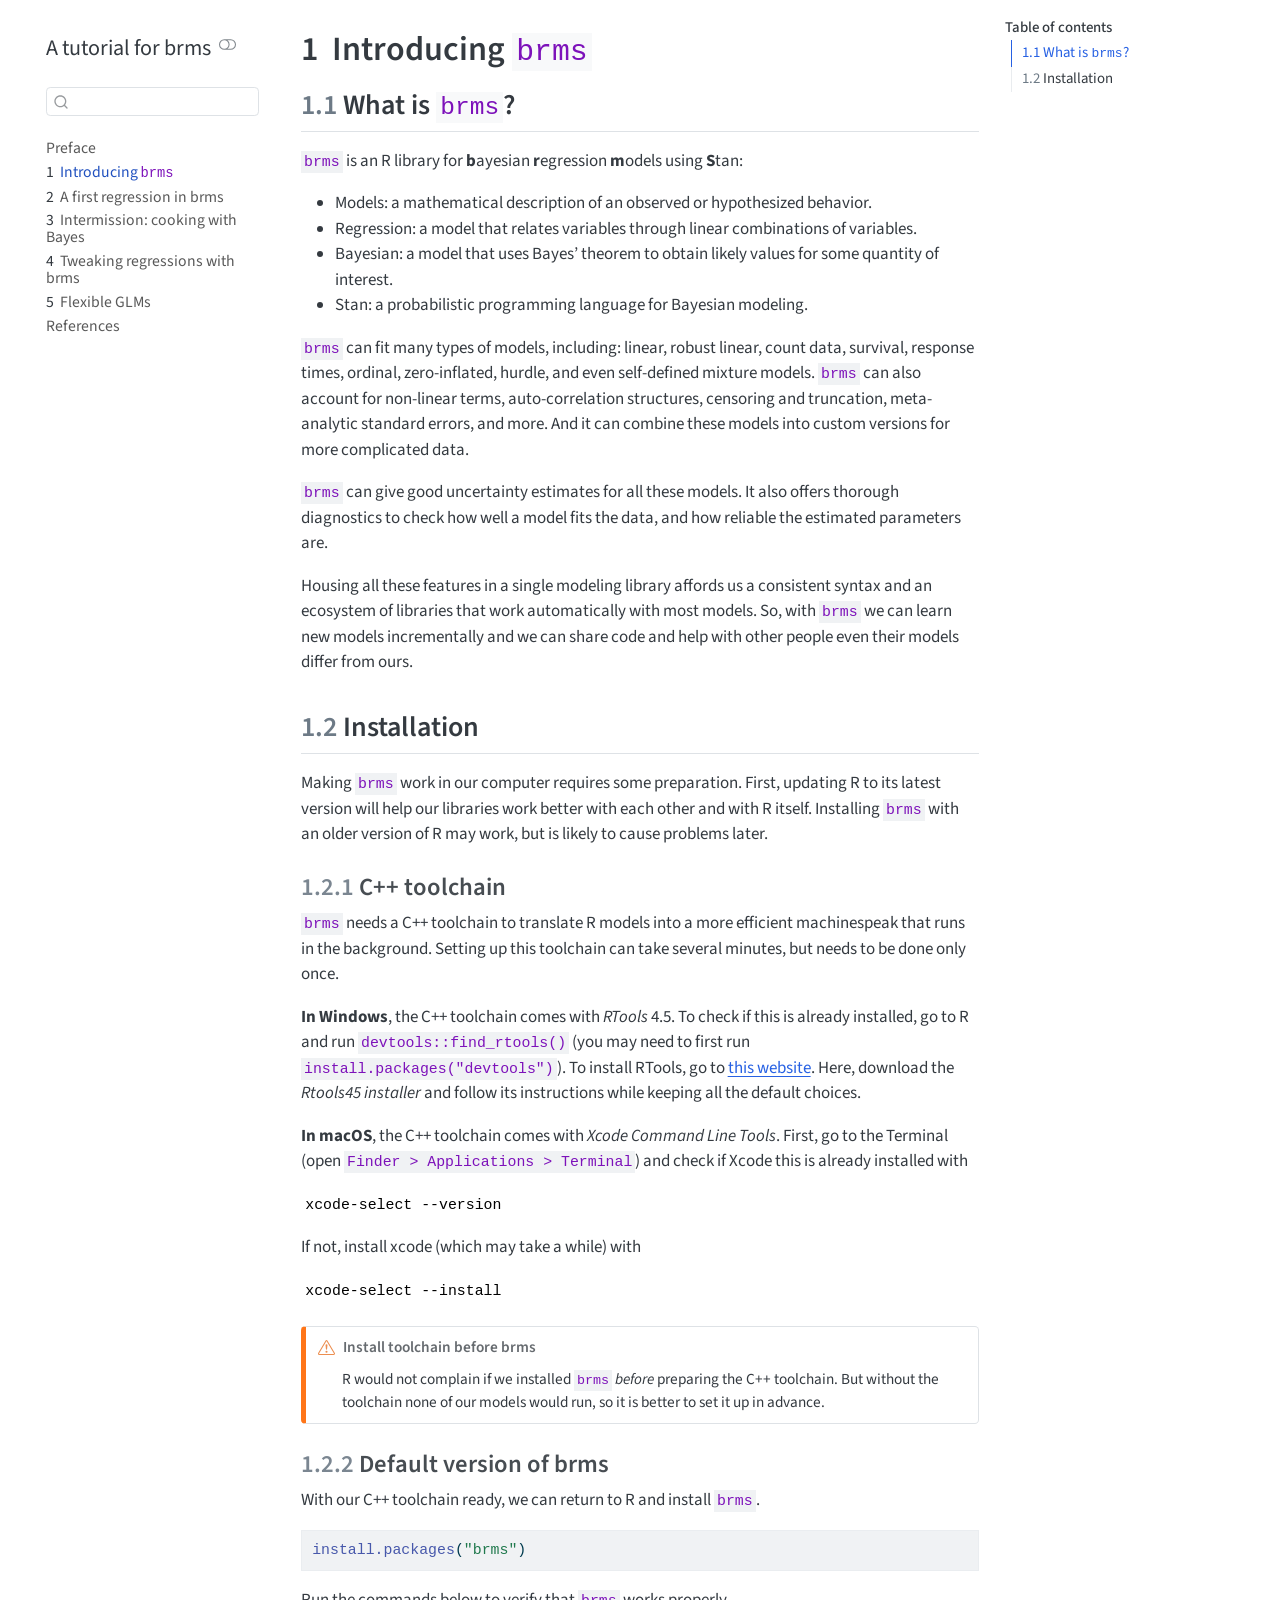
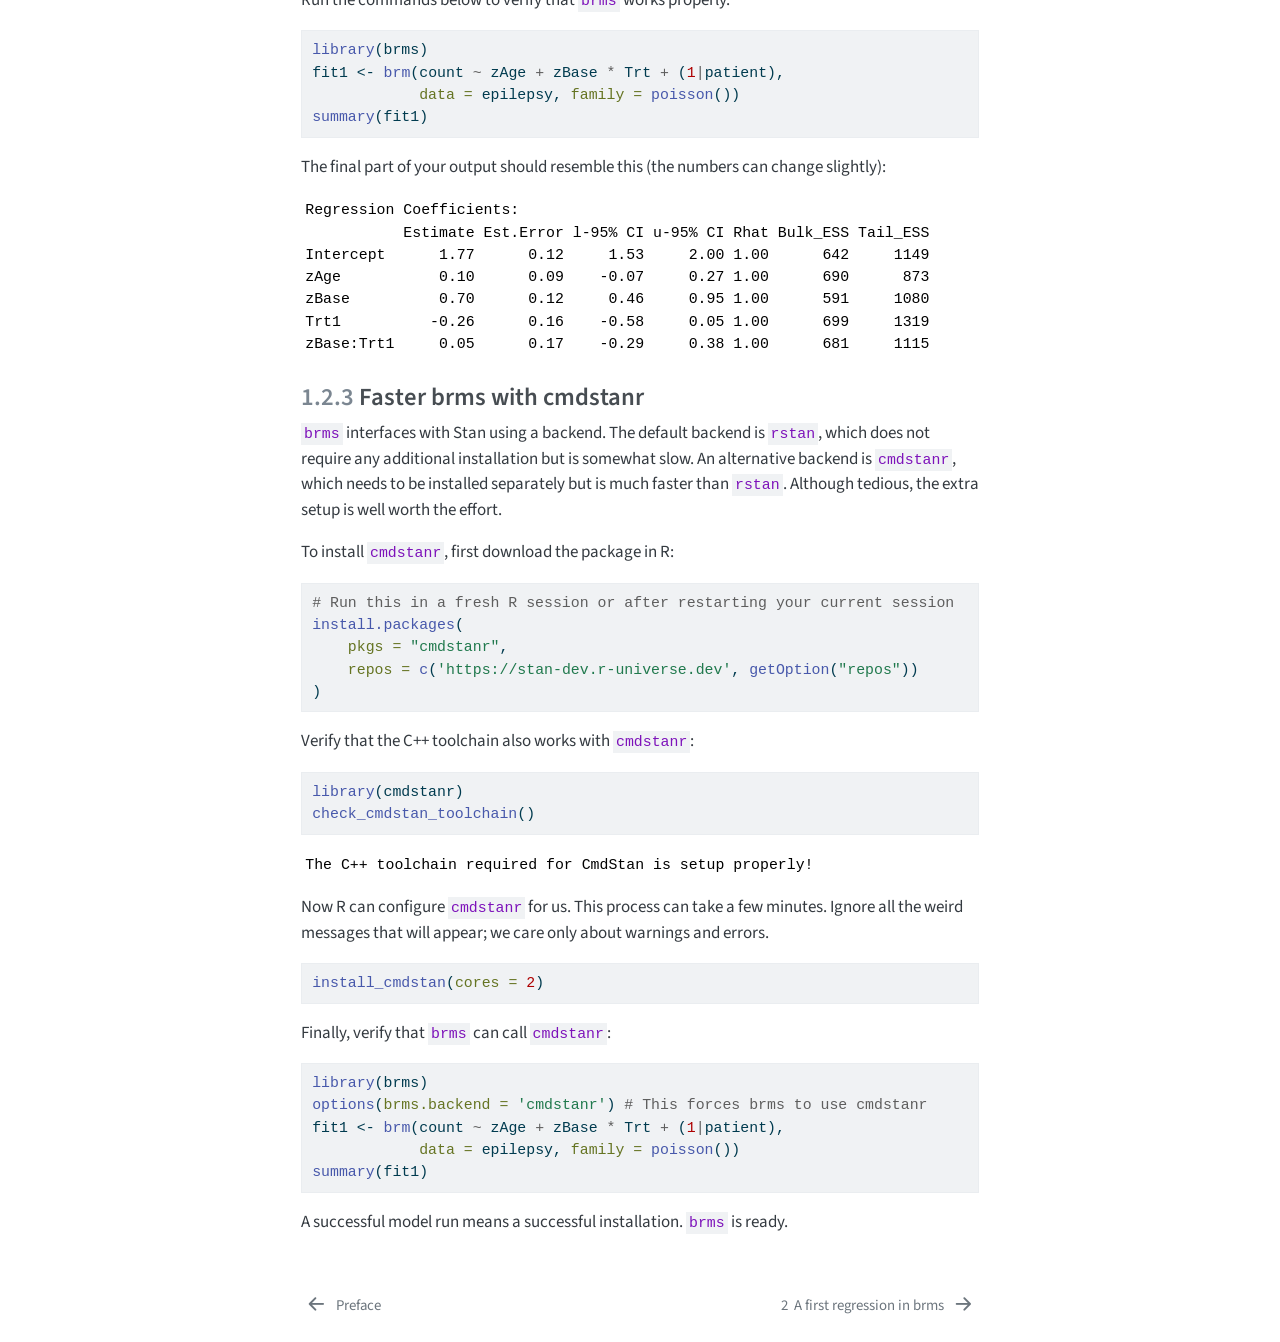
<file: docs/getting-started.html>
<!DOCTYPE html>
<html xmlns="http://www.w3.org/1999/xhtml" lang="en" xml:lang="en"><head>

<meta charset="utf-8">
<meta name="generator" content="quarto-1.9.38">

<meta name="viewport" content="width=device-width, initial-scale=1.0, user-scalable=yes">


<title>1&nbsp; Introducing brms – A tutorial for brms</title>
<style>
/* Default styles provided by pandoc.
** See https://pandoc.org/MANUAL.html#variables-for-html for config info.
*/
code{white-space: pre-wrap;}
span.smallcaps{font-variant: small-caps;}
div.columns{display: flex; gap: min(4vw, 1.5em);}
div.column{flex: auto; overflow-x: auto;}
div.hanging-indent{margin-left: 1.5em; text-indent: -1.5em;}
ul.task-list{list-style: none;}
ul.task-list li input[type="checkbox"] {
  width: 0.8em;
  margin: 0 0.8em 0.2em -1em; /* quarto-specific, see https://github.com/quarto-dev/quarto-cli/issues/4556 */ 
  vertical-align: middle;
}
/* CSS for syntax highlighting */
html { -webkit-text-size-adjust: 100%; }
pre > code.sourceCode { white-space: pre; position: relative; }
pre > code.sourceCode > span { display: inline-block; line-height: 1.25; }
pre > code.sourceCode > span:empty { height: 1.2em; }
.sourceCode { overflow: visible; }
code.sourceCode > span { color: inherit; text-decoration: inherit; }
div.sourceCode { margin: 1em 0; }
pre.sourceCode { margin: 0; }
@media screen {
div.sourceCode { overflow: auto; }
}
@media print {
pre > code.sourceCode { white-space: pre-wrap; }
pre > code.sourceCode > span { text-indent: -5em; padding-left: 5em; }
}
pre.numberSource code
  { counter-reset: source-line 0; }
pre.numberSource code > span
  { position: relative; left: -4em; counter-increment: source-line; }
pre.numberSource code > span > a:first-child::before
  { content: counter(source-line);
    position: relative; left: -1em; text-align: right; vertical-align: baseline;
    border: none; display: inline-block;
    -webkit-touch-callout: none; -webkit-user-select: none;
    -khtml-user-select: none; -moz-user-select: none;
    -ms-user-select: none; user-select: none;
    padding: 0 4px; width: 4em;
  }
pre.numberSource { margin-left: 3em;  padding-left: 4px; }
div.sourceCode
  {   }
@media screen {
pre > code.sourceCode > span > a:first-child::before { text-decoration: underline; }
}
</style>


<script src="site_libs/quarto-nav/quarto-nav.js"></script>
<script src="site_libs/quarto-nav/headroom.min.js"></script>
<script src="site_libs/clipboard/clipboard.min.js"></script>
<script src="site_libs/quarto-search/autocomplete.umd.js"></script>
<script src="site_libs/quarto-search/fuse.min.js"></script>
<script src="site_libs/quarto-search/quarto-search.js"></script>
<meta name="quarto:offset" content="./">
<link href="./lin-reg-brms.html" rel="next">
<link href="./index.html" rel="prev">
<script src="site_libs/quarto-html/quarto.js" type="module"></script>
<script src="site_libs/quarto-html/tabsets/tabsets.js" type="module"></script>
<script src="site_libs/quarto-html/popper.min.js"></script>
<script src="site_libs/quarto-html/tippy.umd.min.js"></script>
<script src="site_libs/quarto-html/anchor.min.js"></script>
<link href="site_libs/quarto-html/tippy.css" rel="stylesheet">
<link href="site_libs/quarto-html/quarto-syntax-highlighting-15634bcf2e68342d4ad2dfa704d543f6.css" rel="stylesheet" class="quarto-color-scheme" id="quarto-text-highlighting-styles">
<link href="site_libs/quarto-html/quarto-syntax-highlighting-dark-0a6b7249c26820e032cb0bd839ff02b1.css" rel="stylesheet" class="quarto-color-scheme quarto-color-alternate" id="quarto-text-highlighting-styles">
<link href="site_libs/quarto-html/quarto-syntax-highlighting-15634bcf2e68342d4ad2dfa704d543f6.css" rel="stylesheet" class="quarto-color-scheme-extra" id="quarto-text-highlighting-styles">
<script src="site_libs/bootstrap/bootstrap.min.js"></script>
<link href="site_libs/bootstrap/bootstrap-icons.css" rel="stylesheet">
<link href="site_libs/bootstrap/bootstrap-9e3e5b9121e68b3f077afb32f2c64d95.min.css" rel="stylesheet" append-hash="true" class="quarto-color-scheme" id="quarto-bootstrap" data-mode="light">
<link href="site_libs/bootstrap/bootstrap-dark-456160a201148822cb32db6652eaf6f5.min.css" rel="stylesheet" append-hash="true" class="quarto-color-scheme quarto-color-alternate" id="quarto-bootstrap" data-mode="dark">
<link href="site_libs/bootstrap/bootstrap-9e3e5b9121e68b3f077afb32f2c64d95.min.css" rel="stylesheet" append-hash="true" class="quarto-color-scheme-extra" id="quarto-bootstrap" data-mode="light">
<script id="quarto-search-options" type="application/json">{
  "location": "sidebar",
  "copy-button": false,
  "collapse-after": 3,
  "panel-placement": "start",
  "type": "textbox",
  "limit": 50,
  "keyboard-shortcut": [
    "f",
    "/",
    "s"
  ],
  "show-item-context": false,
  "language": {
    "search-no-results-text": "No results",
    "search-matching-documents-text": "matching documents",
    "search-copy-link-title": "Copy link to search",
    "search-hide-matches-text": "Hide additional matches",
    "search-more-match-text": "more match in this document",
    "search-more-matches-text": "more matches in this document",
    "search-clear-button-title": "Clear",
    "search-text-placeholder": "",
    "search-detached-cancel-button-title": "Cancel",
    "search-submit-button-title": "Submit",
    "search-label": "Search"
  }
}</script>


</head>

<body class="nav-sidebar floating quarto-light"><script id="quarto-html-before-body" type="application/javascript">
    const toggleBodyColorMode = (bsSheetEl) => {
      const mode = bsSheetEl.getAttribute("data-mode");
      const bodyEl = window.document.querySelector("body");
      if (mode === "dark") {
        bodyEl.classList.add("quarto-dark");
        bodyEl.classList.remove("quarto-light");
      } else {
        bodyEl.classList.add("quarto-light");
        bodyEl.classList.remove("quarto-dark");
      }
    }
    const toggleBodyColorPrimary = () => {
      const bsSheetEl = window.document.querySelector("link#quarto-bootstrap:not([rel=disabled-stylesheet])");
      if (bsSheetEl) {
        toggleBodyColorMode(bsSheetEl);
      }
    }
    const setColorSchemeToggle = (alternate) => {
      const toggles = window.document.querySelectorAll('.quarto-color-scheme-toggle');
      for (let i=0; i < toggles.length; i++) {
        const toggle = toggles[i];
        if (toggle) {
          if (alternate) {
            toggle.classList.add("alternate");
          } else {
            toggle.classList.remove("alternate");
          }
        }
      }
    };
    const toggleColorMode = (alternate) => {
      // Switch the stylesheets
      const primaryStylesheets = window.document.querySelectorAll('link.quarto-color-scheme:not(.quarto-color-alternate)');
      const alternateStylesheets = window.document.querySelectorAll('link.quarto-color-scheme.quarto-color-alternate');
      manageTransitions('#quarto-margin-sidebar .nav-link', false);
      if (alternate) {
        // note: dark is layered on light, we don't disable primary!
        enableStylesheet(alternateStylesheets);
        for (const sheetNode of alternateStylesheets) {
          if (sheetNode.id === "quarto-bootstrap") {
            toggleBodyColorMode(sheetNode);
          }
        }
      } else {
        disableStylesheet(alternateStylesheets);
        enableStylesheet(primaryStylesheets)
        toggleBodyColorPrimary();
      }
      manageTransitions('#quarto-margin-sidebar .nav-link', true);
      // Switch the toggles
      setColorSchemeToggle(alternate)
      // Hack to workaround the fact that safari doesn't
      // properly recolor the scrollbar when toggling (#1455)
      if (navigator.userAgent.indexOf('Safari') > 0 && navigator.userAgent.indexOf('Chrome') == -1) {
        manageTransitions("body", false);
        window.scrollTo(0, 1);
        setTimeout(() => {
          window.scrollTo(0, 0);
          manageTransitions("body", true);
        }, 40);
      }
    }
    const disableStylesheet = (stylesheets) => {
      for (let i=0; i < stylesheets.length; i++) {
        const stylesheet = stylesheets[i];
        stylesheet.rel = 'disabled-stylesheet';
      }
    }
    const enableStylesheet = (stylesheets) => {
      for (let i=0; i < stylesheets.length; i++) {
        const stylesheet = stylesheets[i];
        if(stylesheet.rel !== 'stylesheet') { // for Chrome, which will still FOUC without this check
          stylesheet.rel = 'stylesheet';
        }
      }
    }
    const manageTransitions = (selector, allowTransitions) => {
      const els = window.document.querySelectorAll(selector);
      for (let i=0; i < els.length; i++) {
        const el = els[i];
        if (allowTransitions) {
          el.classList.remove('notransition');
        } else {
          el.classList.add('notransition');
        }
      }
    }
    const isFileUrl = () => {
      return window.location.protocol === 'file:';
    }
    const hasAlternateSentinel = () => {
      let styleSentinel = getColorSchemeSentinel();
      if (styleSentinel !== null) {
        return styleSentinel === "alternate";
      } else {
        return false;
      }
    }
    const setStyleSentinel = (alternate) => {
      const value = alternate ? "alternate" : "default";
      if (!isFileUrl()) {
        window.localStorage.setItem("quarto-color-scheme", value);
      } else {
        localAlternateSentinel = value;
      }
    }
    const getColorSchemeSentinel = () => {
      if (!isFileUrl()) {
        const storageValue = window.localStorage.getItem("quarto-color-scheme");
        return storageValue != null ? storageValue : localAlternateSentinel;
      } else {
        return localAlternateSentinel;
      }
    }
    const toggleGiscusIfUsed = (isAlternate, darkModeDefault) => {
      const baseTheme = document.querySelector('#giscus-base-theme')?.value ?? 'light';
      const alternateTheme = document.querySelector('#giscus-alt-theme')?.value ?? 'dark';
      let newTheme = '';
      if(authorPrefersDark) {
        newTheme = isAlternate ? baseTheme : alternateTheme;
      } else {
        newTheme = isAlternate ? alternateTheme : baseTheme;
      }
      const changeGiscusTheme = () => {
        // From: https://github.com/giscus/giscus/issues/336
        const sendMessage = (message) => {
          const iframe = document.querySelector('iframe.giscus-frame');
          if (!iframe) return;
          iframe.contentWindow.postMessage({ giscus: message }, 'https://giscus.app');
        }
        sendMessage({
          setConfig: {
            theme: newTheme
          }
        });
      }
      const isGiscussLoaded = window.document.querySelector('iframe.giscus-frame') !== null;
      if (isGiscussLoaded) {
        changeGiscusTheme();
      }
    };
    const authorPrefersDark = false;
    const darkModeDefault = authorPrefersDark;
      document.querySelector('link#quarto-text-highlighting-styles.quarto-color-scheme-extra').rel = 'disabled-stylesheet';
      document.querySelector('link#quarto-bootstrap.quarto-color-scheme-extra').rel = 'disabled-stylesheet';
    let localAlternateSentinel = darkModeDefault ? 'alternate' : 'default';
    // Dark / light mode switch
    window.quartoToggleColorScheme = () => {
      // Read the current dark / light value
      let toAlternate = !hasAlternateSentinel();
      toggleColorMode(toAlternate);
      setStyleSentinel(toAlternate);
      toggleGiscusIfUsed(toAlternate, darkModeDefault);
      window.dispatchEvent(new Event('resize'));
    };
    // Switch to dark mode if need be
    if (hasAlternateSentinel()) {
      toggleColorMode(true);
    } else {
      toggleColorMode(false);
    }
  </script>

<div id="quarto-search-results"></div>
  <header id="quarto-header" class="headroom fixed-top">
  <nav class="quarto-secondary-nav">
    <div class="container-fluid d-flex">
      <button type="button" class="quarto-btn-toggle btn" data-bs-toggle="collapse" role="button" data-bs-target=".quarto-sidebar-collapse-item" aria-controls="quarto-sidebar" aria-expanded="false" aria-label="Toggle sidebar navigation" onclick="if (window.quartoToggleHeadroom) { window.quartoToggleHeadroom(); }">
        <i class="bi bi-layout-text-sidebar-reverse"></i>
      </button>
        <nav class="quarto-page-breadcrumbs" aria-label="breadcrumb"><ol class="breadcrumb"><li class="breadcrumb-item"><a href="./getting-started.html"><span class="chapter-number">1</span>&nbsp; <span class="chapter-title">Introducing <code>brms</code></span></a></li></ol></nav>
        <a class="flex-grow-1" role="navigation" data-bs-toggle="collapse" data-bs-target=".quarto-sidebar-collapse-item" aria-controls="quarto-sidebar" aria-expanded="false" aria-label="Toggle sidebar navigation" onclick="if (window.quartoToggleHeadroom) { window.quartoToggleHeadroom(); }">      
        </a>
      <button type="button" class="btn quarto-search-button" aria-label="Search" onclick="window.quartoOpenSearch();">
        <i class="bi bi-search"></i>
      </button>
    </div>
  </nav>
</header>
<!-- content -->
<div id="quarto-content" class="quarto-container page-columns page-rows-contents page-layout-article">
<!-- sidebar -->
  <nav id="quarto-sidebar" class="sidebar collapse collapse-horizontal quarto-sidebar-collapse-item sidebar-navigation floating overflow-auto">
    <div class="pt-lg-2 mt-2 text-left sidebar-header">
    <div class="sidebar-title mb-0 py-0">
      <a href="./">A tutorial for brms</a> 
        <div class="sidebar-tools-main">
  <a href="" class="quarto-color-scheme-toggle quarto-navigation-tool  px-1" onclick="window.quartoToggleColorScheme(); return false;" title="Toggle dark mode"><i class="bi"></i></a>
</div>
    </div>
      </div>
        <div class="mt-2 flex-shrink-0 align-items-center">
        <div class="sidebar-search">
        <div id="quarto-search" class="" title="Search"></div>
        </div>
        </div>
    <div class="sidebar-menu-container"> 
    <ul class="list-unstyled mt-1">
        <li class="sidebar-item">
  <div class="sidebar-item-container"> 
  <a href="./index.html" class="sidebar-item-text sidebar-link">
 <span class="menu-text">Preface</span></a>
  </div>
</li>
        <li class="sidebar-item">
  <div class="sidebar-item-container"> 
  <a href="./getting-started.html" class="sidebar-item-text sidebar-link active">
 <span class="menu-text"><span class="chapter-number">1</span>&nbsp; <span class="chapter-title">Introducing <code>brms</code></span></span></a>
  </div>
</li>
        <li class="sidebar-item">
  <div class="sidebar-item-container"> 
  <a href="./lin-reg-brms.html" class="sidebar-item-text sidebar-link">
 <span class="menu-text"><span class="chapter-number">2</span>&nbsp; <span class="chapter-title">A first regression in brms</span></span></a>
  </div>
</li>
        <li class="sidebar-item">
  <div class="sidebar-item-container"> 
  <a href="./cooking-w-bayes.html" class="sidebar-item-text sidebar-link">
 <span class="menu-text"><span class="chapter-number">3</span>&nbsp; <span class="chapter-title">Intermission: cooking with Bayes</span></span></a>
  </div>
</li>
        <li class="sidebar-item">
  <div class="sidebar-item-container"> 
  <a href="./tweaking-reg.html" class="sidebar-item-text sidebar-link">
 <span class="menu-text"><span class="chapter-number">4</span>&nbsp; <span class="chapter-title">Tweaking regressions with brms</span></span></a>
  </div>
</li>
        <li class="sidebar-item">
  <div class="sidebar-item-container"> 
  <a href="./flex-glms.html" class="sidebar-item-text sidebar-link">
 <span class="menu-text"><span class="chapter-number">5</span>&nbsp; <span class="chapter-title">Flexible GLMs</span></span></a>
  </div>
</li>
        <li class="sidebar-item">
  <div class="sidebar-item-container"> 
  <a href="./references.html" class="sidebar-item-text sidebar-link">
 <span class="menu-text">References</span></a>
  </div>
</li>
    </ul>
    </div>
</nav>
<div id="quarto-sidebar-glass" class="quarto-sidebar-collapse-item" data-bs-toggle="collapse" data-bs-target=".quarto-sidebar-collapse-item"></div>
<!-- margin-sidebar -->
    <div id="quarto-margin-sidebar" class="sidebar margin-sidebar">
        <nav id="TOC" role="doc-toc" class="toc-active">
    <h2 id="toc-title">Table of contents</h2>
   
  <ul>
  <li><a href="#what-is-brms" id="toc-what-is-brms" class="nav-link active" data-scroll-target="#what-is-brms"><span class="header-section-number">1.1</span> What is <code>brms</code>?</a></li>
  <li><a href="#installation" id="toc-installation" class="nav-link" data-scroll-target="#installation"><span class="header-section-number">1.2</span> Installation</a>
  <ul class="collapse">
  <li><a href="#c-toolchain" id="toc-c-toolchain" class="nav-link" data-scroll-target="#c-toolchain"><span class="header-section-number">1.2.1</span> C++ toolchain</a></li>
  <li><a href="#default-version-of-brms" id="toc-default-version-of-brms" class="nav-link" data-scroll-target="#default-version-of-brms"><span class="header-section-number">1.2.2</span> Default version of brms</a></li>
  <li><a href="#faster-brms-with-cmdstanr" id="toc-faster-brms-with-cmdstanr" class="nav-link" data-scroll-target="#faster-brms-with-cmdstanr"><span class="header-section-number">1.2.3</span> Faster brms with cmdstanr</a></li>
  </ul></li>
  </ul>
</nav>
    </div>
<!-- main -->
<main class="content" id="quarto-document-content">


<header id="title-block-header" class="quarto-title-block default">
<div class="quarto-title">
<h1 class="title"><span class="chapter-number">1</span>&nbsp; <span class="chapter-title">Introducing <code>brms</code></span></h1>
</div>



<div class="quarto-title-meta">

    
  
    
  </div>
  


</header>


<section id="what-is-brms" class="level2" data-number="1.1">
<h2 data-number="1.1" class="anchored" data-anchor-id="what-is-brms"><span class="header-section-number">1.1</span> What is <code>brms</code>?</h2>
<p><code>brms</code> is an R library for <strong>b</strong>ayesian <strong>r</strong>egression <strong>m</strong>odels using <strong>S</strong>tan:</p>
<ul>
<li>Models: a mathematical description of an observed or hypothesized behavior.</li>
<li>Regression: a model that relates variables through linear combinations of variables.</li>
<li>Bayesian: a model that uses Bayes’ theorem to obtain likely values for some quantity of interest.</li>
<li>Stan: a probabilistic programming language for Bayesian modeling.</li>
</ul>
<p><code>brms</code> can fit many types of models, including: linear, robust linear, count data, survival, response times, ordinal, zero-inflated, hurdle, and even self-defined mixture models. <code>brms</code> can also account for non-linear terms, auto-correlation structures, censoring and truncation, meta-analytic standard errors, and more. And it can combine these models into custom versions for more complicated data.</p>
<p><code>brms</code> can give good uncertainty estimates for all these models. It also offers thorough diagnostics to check how well a model fits the data, and how reliable the estimated parameters are.</p>
<p>Housing all these features in a single modeling library affords us a consistent syntax and an ecosystem of libraries that work automatically with most models. So, with <code>brms</code> we can learn new models incrementally and we can share code and help with other people even their models differ from ours.</p>
</section>
<section id="installation" class="level2" data-number="1.2">
<h2 data-number="1.2" class="anchored" data-anchor-id="installation"><span class="header-section-number">1.2</span> Installation</h2>
<p>Making <code>brms</code> work in our computer requires some preparation. First, updating R to its latest version will help our libraries work better with each other and with R itself. Installing <code>brms</code> with an older version of R may work, but is likely to cause problems later.</p>
<section id="c-toolchain" class="level3" data-number="1.2.1">
<h3 data-number="1.2.1" class="anchored" data-anchor-id="c-toolchain"><span class="header-section-number">1.2.1</span> C++ toolchain</h3>
<p><code>brms</code> needs a C++ toolchain to translate R models into a more efficient machinespeak that runs in the background. Setting up this toolchain can take several minutes, but needs to be done only once.</p>
<p><strong>In Windows</strong>, the C++ toolchain comes with <em>RTools</em> 4.5. To check if this is already installed, go to R and run <code>devtools::find_rtools()</code> (you may need to first run <code>install.packages("devtools")</code>). To install RTools, go to <a href="https://cran.r-project.org/bin/windows/Rtools/rtools45/rtools.html">this website</a>. Here, download the <em>Rtools45 installer</em> and follow its instructions while keeping all the default choices.</p>
<p><strong>In macOS</strong>, the C++ toolchain comes with <em>Xcode Command Line Tools</em>. First, go to the Terminal (open <code>Finder &gt; Applications &gt; Terminal</code>) and check if Xcode this is already installed with</p>
<pre><code>xcode-select --version</code></pre>
<p>If not, install xcode (which may take a while) with</p>
<pre><code>xcode-select --install</code></pre>
<div class="callout callout-style-simple callout-warning callout-titled">
<div class="callout-header d-flex align-content-center">
<div class="callout-icon-container">
<i class="callout-icon"></i>
</div>
<div class="callout-title-container flex-fill">
<span class="screen-reader-only">Warning</span>Install toolchain before brms
</div>
</div>
<div class="callout-body-container callout-body">
<p>R would not complain if we installed <code>brms</code> <em>before</em> preparing the C++ toolchain. But without the toolchain none of our models would run, so it is better to set it up in advance.</p>
</div>
</div>
</section>
<section id="default-version-of-brms" class="level3" data-number="1.2.2">
<h3 data-number="1.2.2" class="anchored" data-anchor-id="default-version-of-brms"><span class="header-section-number">1.2.2</span> Default version of brms</h3>
<p>With our C++ toolchain ready, we can return to R and install <code>brms</code>.</p>
<div class="cell">
<div class="code-copy-outer-scaffold"><div class="sourceCode cell-code" id="cb3"><pre class="sourceCode r code-with-copy"><code class="sourceCode r"><span id="cb3-1"><a href="#cb3-1" aria-hidden="true" tabindex="-1"></a><span class="fu">install.packages</span>(<span class="st">"brms"</span>)</span></code></pre></div><button title="Copy to Clipboard" class="code-copy-button"><i class="bi"></i></button></div>
</div>
<p>Run the commands below to verify that <code>brms</code> works properly.</p>
<div class="cell">
<div class="code-copy-outer-scaffold"><div class="sourceCode cell-code" id="cb4"><pre class="sourceCode r code-with-copy"><code class="sourceCode r"><span id="cb4-1"><a href="#cb4-1" aria-hidden="true" tabindex="-1"></a><span class="fu">library</span>(brms)</span>
<span id="cb4-2"><a href="#cb4-2" aria-hidden="true" tabindex="-1"></a>fit1 <span class="ot">&lt;-</span> <span class="fu">brm</span>(count <span class="sc">~</span> zAge <span class="sc">+</span> zBase <span class="sc">*</span> Trt <span class="sc">+</span> (<span class="dv">1</span><span class="sc">|</span>patient),</span>
<span id="cb4-3"><a href="#cb4-3" aria-hidden="true" tabindex="-1"></a>            <span class="at">data =</span> epilepsy, <span class="at">family =</span> <span class="fu">poisson</span>())</span>
<span id="cb4-4"><a href="#cb4-4" aria-hidden="true" tabindex="-1"></a><span class="fu">summary</span>(fit1)</span></code></pre></div><button title="Copy to Clipboard" class="code-copy-button"><i class="bi"></i></button></div>
</div>
<p>The final part of your output should resemble this (the numbers can change slightly):</p>
<pre><code>Regression Coefficients:
           Estimate Est.Error l-95% CI u-95% CI Rhat Bulk_ESS Tail_ESS
Intercept      1.77      0.12     1.53     2.00 1.00      642     1149
zAge           0.10      0.09    -0.07     0.27 1.00      690      873
zBase          0.70      0.12     0.46     0.95 1.00      591     1080
Trt1          -0.26      0.16    -0.58     0.05 1.00      699     1319
zBase:Trt1     0.05      0.17    -0.29     0.38 1.00      681     1115</code></pre>
</section>
<section id="faster-brms-with-cmdstanr" class="level3" data-number="1.2.3">
<h3 data-number="1.2.3" class="anchored" data-anchor-id="faster-brms-with-cmdstanr"><span class="header-section-number">1.2.3</span> Faster brms with cmdstanr</h3>
<p><code>brms</code> interfaces with Stan using a backend. The default backend is <code>rstan</code>, which does not require any additional installation but is somewhat slow. An alternative backend is <code>cmdstanr</code>, which needs to be installed separately but is much faster than <code>rstan</code>. Although tedious, the extra setup is well worth the effort.</p>
<p>To install <code>cmdstanr</code>, first download the package in R:</p>
<div class="cell">
<div class="code-copy-outer-scaffold"><div class="sourceCode cell-code" id="cb6"><pre class="sourceCode r code-with-copy"><code class="sourceCode r"><span id="cb6-1"><a href="#cb6-1" aria-hidden="true" tabindex="-1"></a><span class="co"># Run this in a fresh R session or after restarting your current session</span></span>
<span id="cb6-2"><a href="#cb6-2" aria-hidden="true" tabindex="-1"></a><span class="fu">install.packages</span>(</span>
<span id="cb6-3"><a href="#cb6-3" aria-hidden="true" tabindex="-1"></a>    <span class="at">pkgs =</span> <span class="st">"cmdstanr"</span>,</span>
<span id="cb6-4"><a href="#cb6-4" aria-hidden="true" tabindex="-1"></a>    <span class="at">repos =</span> <span class="fu">c</span>(<span class="st">'https://stan-dev.r-universe.dev'</span>, <span class="fu">getOption</span>(<span class="st">"repos"</span>))</span>
<span id="cb6-5"><a href="#cb6-5" aria-hidden="true" tabindex="-1"></a>)</span></code></pre></div><button title="Copy to Clipboard" class="code-copy-button"><i class="bi"></i></button></div>
</div>
<p>Verify that the C++ toolchain also works with <code>cmdstanr</code>:</p>
<div class="cell">
<div class="code-copy-outer-scaffold"><div class="sourceCode cell-code" id="cb7"><pre class="sourceCode r code-with-copy"><code class="sourceCode r"><span id="cb7-1"><a href="#cb7-1" aria-hidden="true" tabindex="-1"></a><span class="fu">library</span>(cmdstanr)</span>
<span id="cb7-2"><a href="#cb7-2" aria-hidden="true" tabindex="-1"></a><span class="fu">check_cmdstan_toolchain</span>()</span></code></pre></div><button title="Copy to Clipboard" class="code-copy-button"><i class="bi"></i></button></div>
</div>
<pre><code>The C++ toolchain required for CmdStan is setup properly!</code></pre>
<p>Now R can configure <code>cmdstanr</code> for us. This process can take a few minutes. Ignore all the weird messages that will appear; we care only about warnings and errors.</p>
<div class="cell">
<div class="code-copy-outer-scaffold"><div class="sourceCode cell-code" id="cb9"><pre class="sourceCode r code-with-copy"><code class="sourceCode r"><span id="cb9-1"><a href="#cb9-1" aria-hidden="true" tabindex="-1"></a><span class="fu">install_cmdstan</span>(<span class="at">cores =</span> <span class="dv">2</span>)</span></code></pre></div><button title="Copy to Clipboard" class="code-copy-button"><i class="bi"></i></button></div>
</div>
<p>Finally, verify that <code>brms</code> can call <code>cmdstanr</code>:</p>
<div class="cell">
<div class="code-copy-outer-scaffold"><div class="sourceCode cell-code" id="cb10"><pre class="sourceCode r code-with-copy"><code class="sourceCode r"><span id="cb10-1"><a href="#cb10-1" aria-hidden="true" tabindex="-1"></a><span class="fu">library</span>(brms)</span>
<span id="cb10-2"><a href="#cb10-2" aria-hidden="true" tabindex="-1"></a><span class="fu">options</span>(<span class="at">brms.backend =</span> <span class="st">'cmdstanr'</span>) <span class="co"># This forces brms to use cmdstanr</span></span>
<span id="cb10-3"><a href="#cb10-3" aria-hidden="true" tabindex="-1"></a>fit1 <span class="ot">&lt;-</span> <span class="fu">brm</span>(count <span class="sc">~</span> zAge <span class="sc">+</span> zBase <span class="sc">*</span> Trt <span class="sc">+</span> (<span class="dv">1</span><span class="sc">|</span>patient),</span>
<span id="cb10-4"><a href="#cb10-4" aria-hidden="true" tabindex="-1"></a>            <span class="at">data =</span> epilepsy, <span class="at">family =</span> <span class="fu">poisson</span>())</span>
<span id="cb10-5"><a href="#cb10-5" aria-hidden="true" tabindex="-1"></a><span class="fu">summary</span>(fit1)</span></code></pre></div><button title="Copy to Clipboard" class="code-copy-button"><i class="bi"></i></button></div>
</div>
<p>A successful model run means a successful installation. <code>brms</code> is ready.</p>


</section>
</section>

</main> <!-- /main -->
<script id="quarto-html-after-body" type="application/javascript">
  window.document.addEventListener("DOMContentLoaded", function (event) {
    // Ensure there is a toggle, if there isn't float one in the top right
    if (window.document.querySelector('.quarto-color-scheme-toggle') === null) {
      const a = window.document.createElement('a');
      a.classList.add('top-right');
      a.classList.add('quarto-color-scheme-toggle');
      a.href = "";
      a.onclick = function() { try { window.quartoToggleColorScheme(); } catch {} return false; };
      const i = window.document.createElement("i");
      i.classList.add('bi');
      a.appendChild(i);
      window.document.body.appendChild(a);
    }
    setColorSchemeToggle(hasAlternateSentinel())
    const icon = "";
    const anchorJS = new window.AnchorJS();
    anchorJS.options = {
      placement: 'right',
      icon: icon
    };
    anchorJS.add('.anchored');
    const isCodeAnnotation = (el) => {
      for (const clz of el.classList) {
        if (clz.startsWith('code-annotation-')) {                     
          return true;
        }
      }
      return false;
    }
    const onCopySuccess = function(e) {
      // button target
      const button = e.trigger;
      // don't keep focus
      button.blur();
      // flash "checked"
      button.classList.add('code-copy-button-checked');
      var currentTitle = button.getAttribute("title");
      button.setAttribute("title", "Copied!");
      let tooltip;
      if (window.bootstrap) {
        button.setAttribute("data-bs-toggle", "tooltip");
        button.setAttribute("data-bs-placement", "left");
        button.setAttribute("data-bs-title", "Copied!");
        tooltip = new bootstrap.Tooltip(button, 
          { trigger: "manual", 
            customClass: "code-copy-button-tooltip",
            offset: [0, -8]});
        tooltip.show();    
      }
      setTimeout(function() {
        if (tooltip) {
          tooltip.hide();
          button.removeAttribute("data-bs-title");
          button.removeAttribute("data-bs-toggle");
          button.removeAttribute("data-bs-placement");
        }
        button.setAttribute("title", currentTitle);
        button.classList.remove('code-copy-button-checked');
      }, 1000);
      // clear code selection
      e.clearSelection();
    }
    const getTextToCopy = function(trigger) {
      const outerScaffold = trigger.parentElement.cloneNode(true);
      const codeEl = outerScaffold.querySelector('code');
      for (const childEl of codeEl.children) {
        if (isCodeAnnotation(childEl)) {
          childEl.remove();
        }
      }
      return codeEl.innerText;
    }
    const clipboard = new window.ClipboardJS('.code-copy-button:not([data-in-quarto-modal])', {
      text: getTextToCopy
    });
    clipboard.on('success', onCopySuccess);
    if (window.document.getElementById('quarto-embedded-source-code-modal')) {
      const clipboardModal = new window.ClipboardJS('.code-copy-button[data-in-quarto-modal]', {
        text: getTextToCopy,
        container: window.document.getElementById('quarto-embedded-source-code-modal')
      });
      clipboardModal.on('success', onCopySuccess);
    }
      var localhostRegex = new RegExp(/^(?:http|https):\/\/localhost\:?[0-9]*\//);
      var mailtoRegex = new RegExp(/^mailto:/);
        var filterRegex = new RegExp('/' + window.location.host + '/');
      var isInternal = (href) => {
          return filterRegex.test(href) || localhostRegex.test(href) || mailtoRegex.test(href);
      }
      // Inspect non-navigation links and adorn them if external
     var links = window.document.querySelectorAll('a[href]:not(.nav-link):not(.navbar-brand):not(.toc-action):not(.sidebar-link):not(.sidebar-item-toggle):not(.pagination-link):not(.no-external):not([aria-hidden]):not(.dropdown-item):not(.quarto-navigation-tool):not(.about-link)');
      for (var i=0; i<links.length; i++) {
        const link = links[i];
        if (!isInternal(link.href)) {
          // undo the damage that might have been done by quarto-nav.js in the case of
          // links that we want to consider external
          if (link.dataset.originalHref !== undefined) {
            link.href = link.dataset.originalHref;
          }
        }
      }
    function tippyHover(el, contentFn, onTriggerFn, onUntriggerFn) {
      const config = {
        allowHTML: true,
        maxWidth: 500,
        delay: 100,
        arrow: false,
        appendTo: function(el) {
            return el.parentElement;
        },
        interactive: true,
        interactiveBorder: 10,
        theme: 'quarto',
        placement: 'bottom-start',
      };
      if (contentFn) {
        config.content = contentFn;
      }
      if (onTriggerFn) {
        config.onTrigger = onTriggerFn;
      }
      if (onUntriggerFn) {
        config.onUntrigger = onUntriggerFn;
      }
      window.tippy(el, config); 
    }
    const noterefs = window.document.querySelectorAll('a[role="doc-noteref"]');
    for (var i=0; i<noterefs.length; i++) {
      const ref = noterefs[i];
      tippyHover(ref, function() {
        // use id or data attribute instead here
        let href = ref.getAttribute('data-footnote-href') || ref.getAttribute('href');
        try { href = new URL(href).hash; } catch {}
        const id = href.replace(/^#\/?/, "");
        const note = window.document.getElementById(id);
        if (note) {
          return note.innerHTML;
        } else {
          return "";
        }
      });
    }
    const xrefs = window.document.querySelectorAll('a.quarto-xref');
    const processXRef = (id, note) => {
      // Strip column container classes
      const stripColumnClz = (el) => {
        el.classList.remove("page-full", "page-columns");
        if (el.children) {
          for (const child of el.children) {
            stripColumnClz(child);
          }
        }
      }
      stripColumnClz(note)
      if (id === null || id.startsWith('sec-')) {
        // Special case sections, only their first couple elements
        const container = document.createElement("div");
        if (note.children && note.children.length > 2) {
          container.appendChild(note.children[0].cloneNode(true));
          for (let i = 1; i < note.children.length; i++) {
            const child = note.children[i];
            if (child.tagName === "P" && child.innerText === "") {
              continue;
            } else {
              container.appendChild(child.cloneNode(true));
              break;
            }
          }
          if (window.Quarto?.typesetMath) {
            window.Quarto.typesetMath(container);
          }
          return container.innerHTML
        } else {
          if (window.Quarto?.typesetMath) {
            window.Quarto.typesetMath(note);
          }
          return note.innerHTML;
        }
      } else {
        // Remove any anchor links if they are present
        const anchorLink = note.querySelector('a.anchorjs-link');
        if (anchorLink) {
          anchorLink.remove();
        }
        if (window.Quarto?.typesetMath) {
          window.Quarto.typesetMath(note);
        }
        if (note.classList.contains("callout")) {
          return note.outerHTML;
        } else {
          return note.innerHTML;
        }
      }
    }
    for (var i=0; i<xrefs.length; i++) {
      const xref = xrefs[i];
      tippyHover(xref, undefined, function(instance) {
        instance.disable();
        let url = xref.getAttribute('href');
        let hash = undefined; 
        if (url.startsWith('#')) {
          hash = url;
        } else {
          try { hash = new URL(url).hash; } catch {}
        }
        if (hash) {
          const id = hash.replace(/^#\/?/, "");
          const note = window.document.getElementById(id);
          if (note !== null) {
            try {
              const html = processXRef(id, note.cloneNode(true));
              instance.setContent(html);
            } finally {
              instance.enable();
              instance.show();
            }
          } else {
            // See if we can fetch this
            fetch(url.split('#')[0])
            .then(res => res.text())
            .then(html => {
              const parser = new DOMParser();
              const htmlDoc = parser.parseFromString(html, "text/html");
              const note = htmlDoc.getElementById(id);
              if (note !== null) {
                const html = processXRef(id, note);
                instance.setContent(html);
              } 
            }).finally(() => {
              instance.enable();
              instance.show();
            });
          }
        } else {
          // See if we can fetch a full url (with no hash to target)
          // This is a special case and we should probably do some content thinning / targeting
          fetch(url)
          .then(res => res.text())
          .then(html => {
            const parser = new DOMParser();
            const htmlDoc = parser.parseFromString(html, "text/html");
            const note = htmlDoc.querySelector('main.content');
            if (note !== null) {
              // This should only happen for chapter cross references
              // (since there is no id in the URL)
              // remove the first header
              if (note.children.length > 0 && note.children[0].tagName === "HEADER") {
                note.children[0].remove();
              }
              const html = processXRef(null, note);
              instance.setContent(html);
            } 
          }).finally(() => {
            instance.enable();
            instance.show();
          });
        }
      }, function(instance) {
      });
    }
        let selectedAnnoteEl;
        const selectorForAnnotation = ( cell, annotation) => {
          let cellAttr = 'data-code-cell="' + cell + '"';
          let lineAttr = 'data-code-annotation="' +  annotation + '"';
          const selector = 'span[' + cellAttr + '][' + lineAttr + ']';
          return selector;
        }
        const selectCodeLines = (annoteEl) => {
          const doc = window.document;
          const targetCell = annoteEl.getAttribute("data-target-cell");
          const targetAnnotation = annoteEl.getAttribute("data-target-annotation");
          const annoteSpan = window.document.querySelector(selectorForAnnotation(targetCell, targetAnnotation));
          const lines = annoteSpan.getAttribute("data-code-lines").split(",");
          const lineIds = lines.map((line) => {
            return targetCell + "-" + line;
          })
          let top = null;
          let height = null;
          let parent = null;
          if (lineIds.length > 0) {
              //compute the position of the single el (top and bottom and make a div)
              const el = window.document.getElementById(lineIds[0]);
              top = el.offsetTop;
              height = el.offsetHeight;
              parent = el.parentElement.parentElement;
            if (lineIds.length > 1) {
              const lastEl = window.document.getElementById(lineIds[lineIds.length - 1]);
              const bottom = lastEl.offsetTop + lastEl.offsetHeight;
              height = bottom - top;
            }
            if (top !== null && height !== null && parent !== null) {
              // cook up a div (if necessary) and position it 
              let div = window.document.getElementById("code-annotation-line-highlight");
              if (div === null) {
                div = window.document.createElement("div");
                div.setAttribute("id", "code-annotation-line-highlight");
                div.style.position = 'absolute';
                parent.appendChild(div);
              }
              div.style.top = top - 2 + "px";
              div.style.height = height + 4 + "px";
              div.style.left = 0;
              let gutterDiv = window.document.getElementById("code-annotation-line-highlight-gutter");
              if (gutterDiv === null) {
                gutterDiv = window.document.createElement("div");
                gutterDiv.setAttribute("id", "code-annotation-line-highlight-gutter");
                gutterDiv.style.position = 'absolute';
                const codeCell = window.document.getElementById(targetCell);
                const gutter = codeCell.querySelector('.code-annotation-gutter');
                gutter.appendChild(gutterDiv);
              }
              gutterDiv.style.top = top - 2 + "px";
              gutterDiv.style.height = height + 4 + "px";
            }
            selectedAnnoteEl = annoteEl;
          }
        };
        const unselectCodeLines = () => {
          const elementsIds = ["code-annotation-line-highlight", "code-annotation-line-highlight-gutter"];
          elementsIds.forEach((elId) => {
            const div = window.document.getElementById(elId);
            if (div) {
              div.remove();
            }
          });
          selectedAnnoteEl = undefined;
        };
          // Handle positioning of the toggle
      window.addEventListener(
        "resize",
        throttle(() => {
          elRect = undefined;
          if (selectedAnnoteEl) {
            selectCodeLines(selectedAnnoteEl);
          }
        }, 10)
      );
      function throttle(fn, ms) {
      let throttle = false;
      let timer;
        return (...args) => {
          if(!throttle) { // first call gets through
              fn.apply(this, args);
              throttle = true;
          } else { // all the others get throttled
              if(timer) clearTimeout(timer); // cancel #2
              timer = setTimeout(() => {
                fn.apply(this, args);
                timer = throttle = false;
              }, ms);
          }
        };
      }
        // Attach click handler to the DT
        const annoteDls = window.document.querySelectorAll('dt[data-target-cell]');
        for (const annoteDlNode of annoteDls) {
          annoteDlNode.addEventListener('click', (event) => {
            const clickedEl = event.target;
            if (clickedEl !== selectedAnnoteEl) {
              unselectCodeLines();
              const activeEl = window.document.querySelector('dt[data-target-cell].code-annotation-active');
              if (activeEl) {
                activeEl.classList.remove('code-annotation-active');
              }
              selectCodeLines(clickedEl);
              clickedEl.classList.add('code-annotation-active');
            } else {
              // Unselect the line
              unselectCodeLines();
              clickedEl.classList.remove('code-annotation-active');
            }
          });
        }
    const findCites = (el) => {
      const parentEl = el.parentElement;
      if (parentEl) {
        const cites = parentEl.dataset.cites;
        if (cites) {
          return {
            el,
            cites: cites.split(' ')
          };
        } else {
          return findCites(el.parentElement)
        }
      } else {
        return undefined;
      }
    };
    var bibliorefs = window.document.querySelectorAll('a[role="doc-biblioref"]');
    for (var i=0; i<bibliorefs.length; i++) {
      const ref = bibliorefs[i];
      const citeInfo = findCites(ref);
      if (citeInfo) {
        tippyHover(citeInfo.el, function() {
          var popup = window.document.createElement('div');
          citeInfo.cites.forEach(function(cite) {
            var citeDiv = window.document.createElement('div');
            citeDiv.classList.add('hanging-indent');
            citeDiv.classList.add('csl-entry');
            var biblioDiv = window.document.getElementById('ref-' + cite);
            if (biblioDiv) {
              citeDiv.innerHTML = biblioDiv.innerHTML;
            }
            popup.appendChild(citeDiv);
          });
          return popup.innerHTML;
        });
      }
    }
  });
  </script>
<nav class="page-navigation">
  <div class="nav-page nav-page-previous">
      <a href="./index.html" class="pagination-link" aria-label="Preface">
        <i class="bi bi-arrow-left-short"></i> <span class="nav-page-text">Preface</span>
      </a>          
  </div>
  <div class="nav-page nav-page-next">
      <a href="./lin-reg-brms.html" class="pagination-link" aria-label="A first regression in brms">
        <span class="nav-page-text"><span class="chapter-number">2</span>&nbsp; <span class="chapter-title">A first regression in brms</span></span> <i class="bi bi-arrow-right-short"></i>
      </a>
  </div>
</nav>
</div> <!-- /content -->




</body></html>
</file>
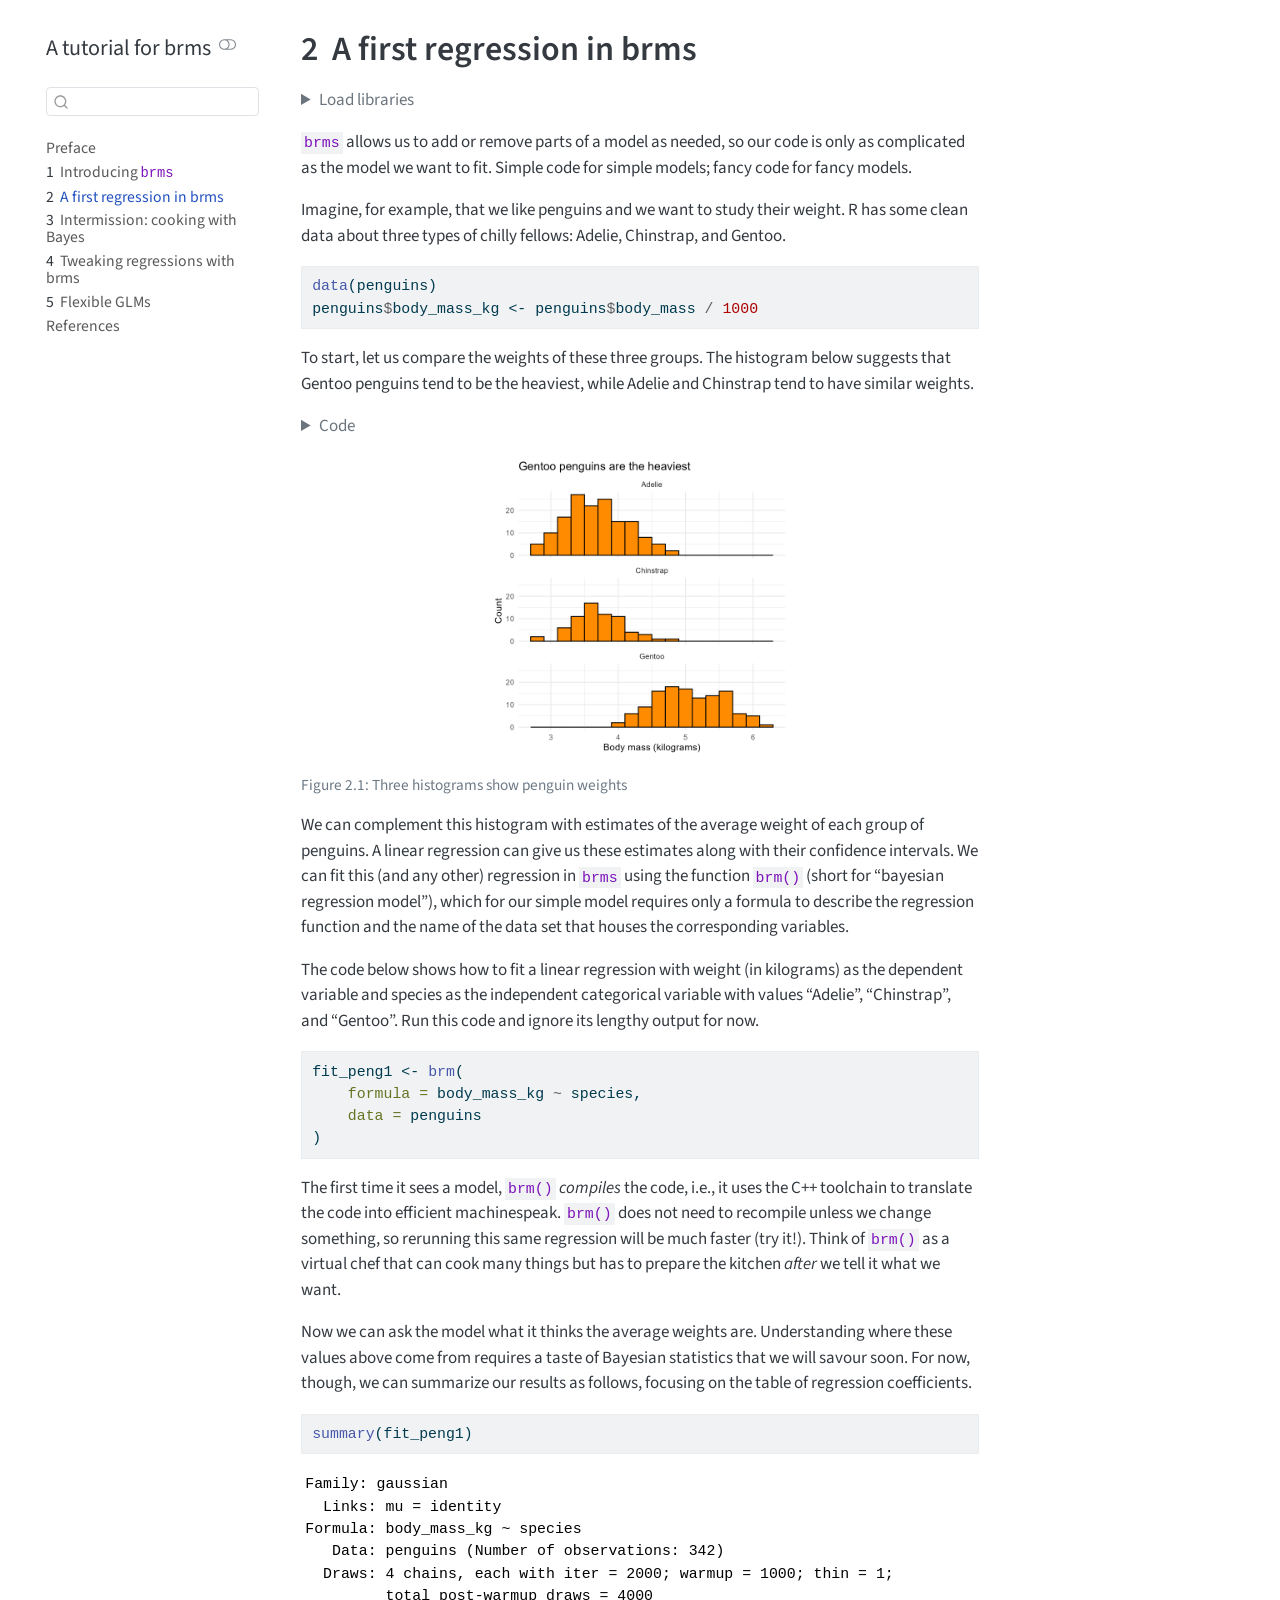
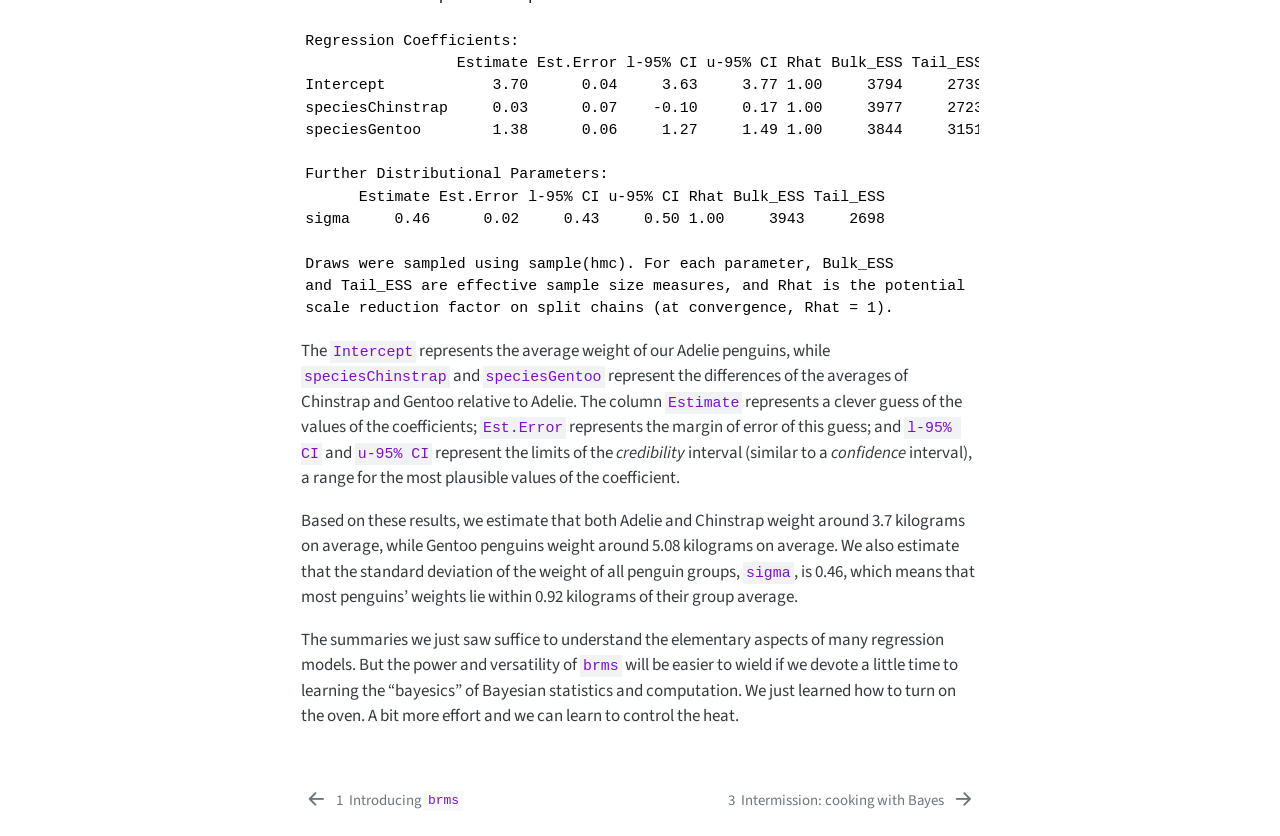
<file: docs/lin-reg-brms.html>
<!DOCTYPE html>
<html xmlns="http://www.w3.org/1999/xhtml" lang="en" xml:lang="en"><head>

<meta charset="utf-8">
<meta name="generator" content="quarto-1.9.38">

<meta name="viewport" content="width=device-width, initial-scale=1.0, user-scalable=yes">


<title>2&nbsp; A first regression in brms – A tutorial for brms</title>
<style>
/* Default styles provided by pandoc.
** See https://pandoc.org/MANUAL.html#variables-for-html for config info.
*/
code{white-space: pre-wrap;}
span.smallcaps{font-variant: small-caps;}
div.columns{display: flex; gap: min(4vw, 1.5em);}
div.column{flex: auto; overflow-x: auto;}
div.hanging-indent{margin-left: 1.5em; text-indent: -1.5em;}
ul.task-list{list-style: none;}
ul.task-list li input[type="checkbox"] {
  width: 0.8em;
  margin: 0 0.8em 0.2em -1em; /* quarto-specific, see https://github.com/quarto-dev/quarto-cli/issues/4556 */ 
  vertical-align: middle;
}
/* CSS for syntax highlighting */
html { -webkit-text-size-adjust: 100%; }
pre > code.sourceCode { white-space: pre; position: relative; }
pre > code.sourceCode > span { display: inline-block; line-height: 1.25; }
pre > code.sourceCode > span:empty { height: 1.2em; }
.sourceCode { overflow: visible; }
code.sourceCode > span { color: inherit; text-decoration: inherit; }
div.sourceCode { margin: 1em 0; }
pre.sourceCode { margin: 0; }
@media screen {
div.sourceCode { overflow: auto; }
}
@media print {
pre > code.sourceCode { white-space: pre-wrap; }
pre > code.sourceCode > span { text-indent: -5em; padding-left: 5em; }
}
pre.numberSource code
  { counter-reset: source-line 0; }
pre.numberSource code > span
  { position: relative; left: -4em; counter-increment: source-line; }
pre.numberSource code > span > a:first-child::before
  { content: counter(source-line);
    position: relative; left: -1em; text-align: right; vertical-align: baseline;
    border: none; display: inline-block;
    -webkit-touch-callout: none; -webkit-user-select: none;
    -khtml-user-select: none; -moz-user-select: none;
    -ms-user-select: none; user-select: none;
    padding: 0 4px; width: 4em;
  }
pre.numberSource { margin-left: 3em;  padding-left: 4px; }
div.sourceCode
  {   }
@media screen {
pre > code.sourceCode > span > a:first-child::before { text-decoration: underline; }
}
</style>


<script src="site_libs/quarto-nav/quarto-nav.js"></script>
<script src="site_libs/quarto-nav/headroom.min.js"></script>
<script src="site_libs/clipboard/clipboard.min.js"></script>
<script src="site_libs/quarto-search/autocomplete.umd.js"></script>
<script src="site_libs/quarto-search/fuse.min.js"></script>
<script src="site_libs/quarto-search/quarto-search.js"></script>
<meta name="quarto:offset" content="./">
<link href="./cooking-w-bayes.html" rel="next">
<link href="./getting-started.html" rel="prev">
<script src="site_libs/quarto-html/quarto.js" type="module"></script>
<script src="site_libs/quarto-html/tabsets/tabsets.js" type="module"></script>
<script src="site_libs/quarto-html/popper.min.js"></script>
<script src="site_libs/quarto-html/tippy.umd.min.js"></script>
<script src="site_libs/quarto-html/anchor.min.js"></script>
<link href="site_libs/quarto-html/tippy.css" rel="stylesheet">
<link href="site_libs/quarto-html/quarto-syntax-highlighting-15634bcf2e68342d4ad2dfa704d543f6.css" rel="stylesheet" class="quarto-color-scheme" id="quarto-text-highlighting-styles">
<link href="site_libs/quarto-html/quarto-syntax-highlighting-dark-0a6b7249c26820e032cb0bd839ff02b1.css" rel="stylesheet" class="quarto-color-scheme quarto-color-alternate" id="quarto-text-highlighting-styles">
<link href="site_libs/quarto-html/quarto-syntax-highlighting-15634bcf2e68342d4ad2dfa704d543f6.css" rel="stylesheet" class="quarto-color-scheme-extra" id="quarto-text-highlighting-styles">
<script src="site_libs/bootstrap/bootstrap.min.js"></script>
<link href="site_libs/bootstrap/bootstrap-icons.css" rel="stylesheet">
<link href="site_libs/bootstrap/bootstrap-9e3e5b9121e68b3f077afb32f2c64d95.min.css" rel="stylesheet" append-hash="true" class="quarto-color-scheme" id="quarto-bootstrap" data-mode="light">
<link href="site_libs/bootstrap/bootstrap-dark-456160a201148822cb32db6652eaf6f5.min.css" rel="stylesheet" append-hash="true" class="quarto-color-scheme quarto-color-alternate" id="quarto-bootstrap" data-mode="dark">
<link href="site_libs/bootstrap/bootstrap-9e3e5b9121e68b3f077afb32f2c64d95.min.css" rel="stylesheet" append-hash="true" class="quarto-color-scheme-extra" id="quarto-bootstrap" data-mode="light">
<script id="quarto-search-options" type="application/json">{
  "location": "sidebar",
  "copy-button": false,
  "collapse-after": 3,
  "panel-placement": "start",
  "type": "textbox",
  "limit": 50,
  "keyboard-shortcut": [
    "f",
    "/",
    "s"
  ],
  "show-item-context": false,
  "language": {
    "search-no-results-text": "No results",
    "search-matching-documents-text": "matching documents",
    "search-copy-link-title": "Copy link to search",
    "search-hide-matches-text": "Hide additional matches",
    "search-more-match-text": "more match in this document",
    "search-more-matches-text": "more matches in this document",
    "search-clear-button-title": "Clear",
    "search-text-placeholder": "",
    "search-detached-cancel-button-title": "Cancel",
    "search-submit-button-title": "Submit",
    "search-label": "Search"
  }
}</script>


</head>

<body class="nav-sidebar floating quarto-light"><script id="quarto-html-before-body" type="application/javascript">
    const toggleBodyColorMode = (bsSheetEl) => {
      const mode = bsSheetEl.getAttribute("data-mode");
      const bodyEl = window.document.querySelector("body");
      if (mode === "dark") {
        bodyEl.classList.add("quarto-dark");
        bodyEl.classList.remove("quarto-light");
      } else {
        bodyEl.classList.add("quarto-light");
        bodyEl.classList.remove("quarto-dark");
      }
    }
    const toggleBodyColorPrimary = () => {
      const bsSheetEl = window.document.querySelector("link#quarto-bootstrap:not([rel=disabled-stylesheet])");
      if (bsSheetEl) {
        toggleBodyColorMode(bsSheetEl);
      }
    }
    const setColorSchemeToggle = (alternate) => {
      const toggles = window.document.querySelectorAll('.quarto-color-scheme-toggle');
      for (let i=0; i < toggles.length; i++) {
        const toggle = toggles[i];
        if (toggle) {
          if (alternate) {
            toggle.classList.add("alternate");
          } else {
            toggle.classList.remove("alternate");
          }
        }
      }
    };
    const toggleColorMode = (alternate) => {
      // Switch the stylesheets
      const primaryStylesheets = window.document.querySelectorAll('link.quarto-color-scheme:not(.quarto-color-alternate)');
      const alternateStylesheets = window.document.querySelectorAll('link.quarto-color-scheme.quarto-color-alternate');
      manageTransitions('#quarto-margin-sidebar .nav-link', false);
      if (alternate) {
        // note: dark is layered on light, we don't disable primary!
        enableStylesheet(alternateStylesheets);
        for (const sheetNode of alternateStylesheets) {
          if (sheetNode.id === "quarto-bootstrap") {
            toggleBodyColorMode(sheetNode);
          }
        }
      } else {
        disableStylesheet(alternateStylesheets);
        enableStylesheet(primaryStylesheets)
        toggleBodyColorPrimary();
      }
      manageTransitions('#quarto-margin-sidebar .nav-link', true);
      // Switch the toggles
      setColorSchemeToggle(alternate)
      // Hack to workaround the fact that safari doesn't
      // properly recolor the scrollbar when toggling (#1455)
      if (navigator.userAgent.indexOf('Safari') > 0 && navigator.userAgent.indexOf('Chrome') == -1) {
        manageTransitions("body", false);
        window.scrollTo(0, 1);
        setTimeout(() => {
          window.scrollTo(0, 0);
          manageTransitions("body", true);
        }, 40);
      }
    }
    const disableStylesheet = (stylesheets) => {
      for (let i=0; i < stylesheets.length; i++) {
        const stylesheet = stylesheets[i];
        stylesheet.rel = 'disabled-stylesheet';
      }
    }
    const enableStylesheet = (stylesheets) => {
      for (let i=0; i < stylesheets.length; i++) {
        const stylesheet = stylesheets[i];
        if(stylesheet.rel !== 'stylesheet') { // for Chrome, which will still FOUC without this check
          stylesheet.rel = 'stylesheet';
        }
      }
    }
    const manageTransitions = (selector, allowTransitions) => {
      const els = window.document.querySelectorAll(selector);
      for (let i=0; i < els.length; i++) {
        const el = els[i];
        if (allowTransitions) {
          el.classList.remove('notransition');
        } else {
          el.classList.add('notransition');
        }
      }
    }
    const isFileUrl = () => {
      return window.location.protocol === 'file:';
    }
    const hasAlternateSentinel = () => {
      let styleSentinel = getColorSchemeSentinel();
      if (styleSentinel !== null) {
        return styleSentinel === "alternate";
      } else {
        return false;
      }
    }
    const setStyleSentinel = (alternate) => {
      const value = alternate ? "alternate" : "default";
      if (!isFileUrl()) {
        window.localStorage.setItem("quarto-color-scheme", value);
      } else {
        localAlternateSentinel = value;
      }
    }
    const getColorSchemeSentinel = () => {
      if (!isFileUrl()) {
        const storageValue = window.localStorage.getItem("quarto-color-scheme");
        return storageValue != null ? storageValue : localAlternateSentinel;
      } else {
        return localAlternateSentinel;
      }
    }
    const toggleGiscusIfUsed = (isAlternate, darkModeDefault) => {
      const baseTheme = document.querySelector('#giscus-base-theme')?.value ?? 'light';
      const alternateTheme = document.querySelector('#giscus-alt-theme')?.value ?? 'dark';
      let newTheme = '';
      if(authorPrefersDark) {
        newTheme = isAlternate ? baseTheme : alternateTheme;
      } else {
        newTheme = isAlternate ? alternateTheme : baseTheme;
      }
      const changeGiscusTheme = () => {
        // From: https://github.com/giscus/giscus/issues/336
        const sendMessage = (message) => {
          const iframe = document.querySelector('iframe.giscus-frame');
          if (!iframe) return;
          iframe.contentWindow.postMessage({ giscus: message }, 'https://giscus.app');
        }
        sendMessage({
          setConfig: {
            theme: newTheme
          }
        });
      }
      const isGiscussLoaded = window.document.querySelector('iframe.giscus-frame') !== null;
      if (isGiscussLoaded) {
        changeGiscusTheme();
      }
    };
    const authorPrefersDark = false;
    const darkModeDefault = authorPrefersDark;
      document.querySelector('link#quarto-text-highlighting-styles.quarto-color-scheme-extra').rel = 'disabled-stylesheet';
      document.querySelector('link#quarto-bootstrap.quarto-color-scheme-extra').rel = 'disabled-stylesheet';
    let localAlternateSentinel = darkModeDefault ? 'alternate' : 'default';
    // Dark / light mode switch
    window.quartoToggleColorScheme = () => {
      // Read the current dark / light value
      let toAlternate = !hasAlternateSentinel();
      toggleColorMode(toAlternate);
      setStyleSentinel(toAlternate);
      toggleGiscusIfUsed(toAlternate, darkModeDefault);
      window.dispatchEvent(new Event('resize'));
    };
    // Switch to dark mode if need be
    if (hasAlternateSentinel()) {
      toggleColorMode(true);
    } else {
      toggleColorMode(false);
    }
  </script>

<div id="quarto-search-results"></div>
  <header id="quarto-header" class="headroom fixed-top">
  <nav class="quarto-secondary-nav">
    <div class="container-fluid d-flex">
      <button type="button" class="quarto-btn-toggle btn" data-bs-toggle="collapse" role="button" data-bs-target=".quarto-sidebar-collapse-item" aria-controls="quarto-sidebar" aria-expanded="false" aria-label="Toggle sidebar navigation" onclick="if (window.quartoToggleHeadroom) { window.quartoToggleHeadroom(); }">
        <i class="bi bi-layout-text-sidebar-reverse"></i>
      </button>
        <nav class="quarto-page-breadcrumbs" aria-label="breadcrumb"><ol class="breadcrumb"><li class="breadcrumb-item"><a href="./lin-reg-brms.html"><span class="chapter-number">2</span>&nbsp; <span class="chapter-title">A first regression in brms</span></a></li></ol></nav>
        <a class="flex-grow-1" role="navigation" data-bs-toggle="collapse" data-bs-target=".quarto-sidebar-collapse-item" aria-controls="quarto-sidebar" aria-expanded="false" aria-label="Toggle sidebar navigation" onclick="if (window.quartoToggleHeadroom) { window.quartoToggleHeadroom(); }">      
        </a>
      <button type="button" class="btn quarto-search-button" aria-label="Search" onclick="window.quartoOpenSearch();">
        <i class="bi bi-search"></i>
      </button>
    </div>
  </nav>
</header>
<!-- content -->
<div id="quarto-content" class="quarto-container page-columns page-rows-contents page-layout-article">
<!-- sidebar -->
  <nav id="quarto-sidebar" class="sidebar collapse collapse-horizontal quarto-sidebar-collapse-item sidebar-navigation floating overflow-auto">
    <div class="pt-lg-2 mt-2 text-left sidebar-header">
    <div class="sidebar-title mb-0 py-0">
      <a href="./">A tutorial for brms</a> 
        <div class="sidebar-tools-main">
  <a href="" class="quarto-color-scheme-toggle quarto-navigation-tool  px-1" onclick="window.quartoToggleColorScheme(); return false;" title="Toggle dark mode"><i class="bi"></i></a>
</div>
    </div>
      </div>
        <div class="mt-2 flex-shrink-0 align-items-center">
        <div class="sidebar-search">
        <div id="quarto-search" class="" title="Search"></div>
        </div>
        </div>
    <div class="sidebar-menu-container"> 
    <ul class="list-unstyled mt-1">
        <li class="sidebar-item">
  <div class="sidebar-item-container"> 
  <a href="./index.html" class="sidebar-item-text sidebar-link">
 <span class="menu-text">Preface</span></a>
  </div>
</li>
        <li class="sidebar-item">
  <div class="sidebar-item-container"> 
  <a href="./getting-started.html" class="sidebar-item-text sidebar-link">
 <span class="menu-text"><span class="chapter-number">1</span>&nbsp; <span class="chapter-title">Introducing <code>brms</code></span></span></a>
  </div>
</li>
        <li class="sidebar-item">
  <div class="sidebar-item-container"> 
  <a href="./lin-reg-brms.html" class="sidebar-item-text sidebar-link active">
 <span class="menu-text"><span class="chapter-number">2</span>&nbsp; <span class="chapter-title">A first regression in brms</span></span></a>
  </div>
</li>
        <li class="sidebar-item">
  <div class="sidebar-item-container"> 
  <a href="./cooking-w-bayes.html" class="sidebar-item-text sidebar-link">
 <span class="menu-text"><span class="chapter-number">3</span>&nbsp; <span class="chapter-title">Intermission: cooking with Bayes</span></span></a>
  </div>
</li>
        <li class="sidebar-item">
  <div class="sidebar-item-container"> 
  <a href="./tweaking-reg.html" class="sidebar-item-text sidebar-link">
 <span class="menu-text"><span class="chapter-number">4</span>&nbsp; <span class="chapter-title">Tweaking regressions with brms</span></span></a>
  </div>
</li>
        <li class="sidebar-item">
  <div class="sidebar-item-container"> 
  <a href="./flex-glms.html" class="sidebar-item-text sidebar-link">
 <span class="menu-text"><span class="chapter-number">5</span>&nbsp; <span class="chapter-title">Flexible GLMs</span></span></a>
  </div>
</li>
        <li class="sidebar-item">
  <div class="sidebar-item-container"> 
  <a href="./references.html" class="sidebar-item-text sidebar-link">
 <span class="menu-text">References</span></a>
  </div>
</li>
    </ul>
    </div>
</nav>
<div id="quarto-sidebar-glass" class="quarto-sidebar-collapse-item" data-bs-toggle="collapse" data-bs-target=".quarto-sidebar-collapse-item"></div>
<!-- margin-sidebar -->
    <div id="quarto-margin-sidebar" class="sidebar margin-sidebar zindex-bottom">
        
    </div>
<!-- main -->
<main class="content" id="quarto-document-content">


<header id="title-block-header" class="quarto-title-block default">
<div class="quarto-title">
<h1 class="title"><span class="chapter-number">2</span>&nbsp; <span class="chapter-title">A first regression in brms</span></h1>
</div>



<div class="quarto-title-meta">

    
  
    
  </div>
  


</header>


<div class="cell">
<details class="code-fold">
<summary>Load libraries</summary>
<div class="code-copy-outer-scaffold"><div class="sourceCode cell-code" id="cb1"><pre class="sourceCode r code-with-copy"><code class="sourceCode r"><span id="cb1-1"><a href="#cb1-1" aria-hidden="true" tabindex="-1"></a><span class="fu">library</span>(ggplot2)</span>
<span id="cb1-2"><a href="#cb1-2" aria-hidden="true" tabindex="-1"></a><span class="fu">library</span>(brms)</span>
<span id="cb1-3"><a href="#cb1-3" aria-hidden="true" tabindex="-1"></a><span class="fu">options</span>(<span class="at">brms.backend =</span> <span class="st">"cmdstanr"</span>)</span></code></pre></div><button title="Copy to Clipboard" class="code-copy-button"><i class="bi"></i></button></div>
</details>
</div>
<p><code>brms</code> allows us to add or remove parts of a model as needed, so our code is only as complicated as the model we want to fit. Simple code for simple models; fancy code for fancy models.</p>
<p>Imagine, for example, that we like penguins and we want to study their weight. R has some clean data about three types of chilly fellows: Adelie, Chinstrap, and Gentoo.</p>
<div class="cell">
<div class="code-copy-outer-scaffold"><div class="sourceCode cell-code" id="cb2"><pre class="sourceCode r code-with-copy"><code class="sourceCode r"><span id="cb2-1"><a href="#cb2-1" aria-hidden="true" tabindex="-1"></a><span class="fu">data</span>(penguins)</span>
<span id="cb2-2"><a href="#cb2-2" aria-hidden="true" tabindex="-1"></a>penguins<span class="sc">$</span>body_mass_kg <span class="ot">&lt;-</span> penguins<span class="sc">$</span>body_mass <span class="sc">/</span> <span class="dv">1000</span></span></code></pre></div><button title="Copy to Clipboard" class="code-copy-button"><i class="bi"></i></button></div>
</div>
<p>To start, let us compare the weights of these three groups. The histogram below suggests that Gentoo penguins tend to be the heaviest, while Adelie and Chinstrap tend to have similar weights.</p>
<div class="cell" data-layout-align="center">
<details class="code-fold">
<summary>Code</summary>
<div class="code-copy-outer-scaffold"><div class="sourceCode cell-code" id="cb3"><pre class="sourceCode r code-with-copy"><code class="sourceCode r"><span id="cb3-1"><a href="#cb3-1" aria-hidden="true" tabindex="-1"></a><span class="fu">ggplot</span>(penguins, <span class="at">mapping =</span> <span class="fu">aes</span>(<span class="at">x =</span> body_mass_kg)) <span class="sc">+</span></span>
<span id="cb3-2"><a href="#cb3-2" aria-hidden="true" tabindex="-1"></a>    <span class="fu">geom_histogram</span>(<span class="at">binwidth =</span> <span class="fl">0.2</span>, <span class="at">color =</span> <span class="st">"black"</span>, <span class="at">fill =</span> <span class="st">"darkorange"</span>) <span class="sc">+</span></span>
<span id="cb3-3"><a href="#cb3-3" aria-hidden="true" tabindex="-1"></a>    <span class="fu">facet_wrap</span>(<span class="sc">~</span>species, <span class="at">nrow =</span> <span class="dv">3</span>, <span class="at">ncol =</span> <span class="dv">1</span>) <span class="sc">+</span></span>
<span id="cb3-4"><a href="#cb3-4" aria-hidden="true" tabindex="-1"></a>    <span class="fu">labs</span>(</span>
<span id="cb3-5"><a href="#cb3-5" aria-hidden="true" tabindex="-1"></a>    <span class="at">title =</span> <span class="st">"Gentoo penguins are the heaviest"</span>,</span>
<span id="cb3-6"><a href="#cb3-6" aria-hidden="true" tabindex="-1"></a>    <span class="at">x =</span> <span class="st">"Body mass (kilograms)"</span>,</span>
<span id="cb3-7"><a href="#cb3-7" aria-hidden="true" tabindex="-1"></a>    <span class="at">y =</span> <span class="st">"Count"</span></span>
<span id="cb3-8"><a href="#cb3-8" aria-hidden="true" tabindex="-1"></a>    ) <span class="sc">+</span></span>
<span id="cb3-9"><a href="#cb3-9" aria-hidden="true" tabindex="-1"></a>    <span class="fu">theme_minimal</span>()</span></code></pre></div><button title="Copy to Clipboard" class="code-copy-button"><i class="bi"></i></button></div>
</details>
</div>
<div id="fig-peng-hist" class="quarto-float quarto-figure quarto-figure-center anchored" data-fig-align="center" width="300">
<figure class="quarto-float quarto-float-fig figure">
<div aria-describedby="fig-peng-hist-caption-0ceaefa1-69ba-4598-a22c-09a6ac19f8ca">
<a href="./images/peng-hist.png"><img src="./images/peng-hist.png" class="img-fluid quarto-figure quarto-figure-center figure-img" width="300"></a>
</div>
<figcaption class="quarto-float-caption-bottom quarto-float-caption quarto-float-fig" id="fig-peng-hist-caption-0ceaefa1-69ba-4598-a22c-09a6ac19f8ca">
Figure&nbsp;2.1: Three histograms show penguin weights
</figcaption>
</figure>
</div>
<p>We can complement this histogram with estimates of the average weight of each group of penguins. A linear regression can give us these estimates along with their confidence intervals. We can fit this (and any other) regression in <code>brms</code> using the function <code>brm()</code> (short for “bayesian regression model”), which for our simple model requires only a formula to describe the regression function and the name of the data set that houses the corresponding variables.</p>
<p>The code below shows how to fit a linear regression with weight (in kilograms) as the dependent variable and species as the independent categorical variable with values “Adelie”, “Chinstrap”, and “Gentoo”. Run this code and ignore its lengthy output for now.</p>
<div class="cell">
<div class="code-copy-outer-scaffold"><div class="sourceCode cell-code" id="cb4"><pre class="sourceCode r code-with-copy"><code class="sourceCode r"><span id="cb4-1"><a href="#cb4-1" aria-hidden="true" tabindex="-1"></a>fit_peng1 <span class="ot">&lt;-</span> <span class="fu">brm</span>(</span>
<span id="cb4-2"><a href="#cb4-2" aria-hidden="true" tabindex="-1"></a>    <span class="at">formula =</span> body_mass_kg <span class="sc">~</span> species,</span>
<span id="cb4-3"><a href="#cb4-3" aria-hidden="true" tabindex="-1"></a>    <span class="at">data =</span> penguins</span>
<span id="cb4-4"><a href="#cb4-4" aria-hidden="true" tabindex="-1"></a>)</span></code></pre></div><button title="Copy to Clipboard" class="code-copy-button"><i class="bi"></i></button></div>
</div>
<p>The first time it sees a model, <code>brm()</code> <em>compiles</em> the code, i.e., it uses the C++ toolchain to translate the code into efficient machinespeak. <code>brm()</code> does not need to recompile unless we change something, so rerunning this same regression will be much faster (try it!). Think of <code>brm()</code> as a virtual chef that can cook many things but has to prepare the kitchen <em>after</em> we tell it what we want.</p>
<p>Now we can ask the model what it thinks the average weights are. Understanding where these values above come from requires a taste of Bayesian statistics that we will savour soon. For now, though, we can summarize our results as follows, focusing on the table of regression coefficients.</p>
<div class="cell">
<div class="code-copy-outer-scaffold"><div class="sourceCode cell-code" id="cb5"><pre class="sourceCode r code-with-copy"><code class="sourceCode r"><span id="cb5-1"><a href="#cb5-1" aria-hidden="true" tabindex="-1"></a><span class="fu">summary</span>(fit_peng1)</span></code></pre></div><button title="Copy to Clipboard" class="code-copy-button"><i class="bi"></i></button></div>
</div>
<pre><code>Family: gaussian
  Links: mu = identity
Formula: body_mass_kg ~ species
   Data: penguins (Number of observations: 342)
  Draws: 4 chains, each with iter = 2000; warmup = 1000; thin = 1;
         total post-warmup draws = 4000

Regression Coefficients:
                 Estimate Est.Error l-95% CI u-95% CI Rhat Bulk_ESS Tail_ESS
Intercept            3.70      0.04     3.63     3.77 1.00     3794     2739
speciesChinstrap     0.03      0.07    -0.10     0.17 1.00     3977     2723
speciesGentoo        1.38      0.06     1.27     1.49 1.00     3844     3151

Further Distributional Parameters:
      Estimate Est.Error l-95% CI u-95% CI Rhat Bulk_ESS Tail_ESS
sigma     0.46      0.02     0.43     0.50 1.00     3943     2698

Draws were sampled using sample(hmc). For each parameter, Bulk_ESS
and Tail_ESS are effective sample size measures, and Rhat is the potential
scale reduction factor on split chains (at convergence, Rhat = 1).</code></pre>
<p>The <code>Intercept</code> represents the average weight of our Adelie penguins, while <code>speciesChinstrap</code> and <code>speciesGentoo</code> represent the differences of the averages of Chinstrap and Gentoo relative to Adelie. The column <code>Estimate</code> represents a clever guess of the values of the coefficients; <code>Est.Error</code> represents the margin of error of this guess; and <code>l-95% CI</code> and <code>u-95% CI</code> represent the limits of the <em>credibility</em> interval (similar to a <em>confidence</em> interval), a range for the most plausible values of the coefficient.</p>
<p>Based on these results, we estimate that both Adelie and Chinstrap weight around 3.7 kilograms on average, while Gentoo penguins weight around 5.08 kilograms on average. We also estimate that the standard deviation of the weight of all penguin groups, <code>sigma</code>, is 0.46, which means that most penguins’ weights lie within 0.92 kilograms of their group average.</p>
<p>The summaries we just saw suffice to understand the elementary aspects of many regression models. But the power and versatility of <code>brms</code> will be easier to wield if we devote a little time to learning the “bayesics” of Bayesian statistics and computation. We just learned how to turn on the oven. A bit more effort and we can learn to control the heat.</p>



</main> <!-- /main -->
<script id="quarto-html-after-body" type="application/javascript">
  window.document.addEventListener("DOMContentLoaded", function (event) {
    // Ensure there is a toggle, if there isn't float one in the top right
    if (window.document.querySelector('.quarto-color-scheme-toggle') === null) {
      const a = window.document.createElement('a');
      a.classList.add('top-right');
      a.classList.add('quarto-color-scheme-toggle');
      a.href = "";
      a.onclick = function() { try { window.quartoToggleColorScheme(); } catch {} return false; };
      const i = window.document.createElement("i");
      i.classList.add('bi');
      a.appendChild(i);
      window.document.body.appendChild(a);
    }
    setColorSchemeToggle(hasAlternateSentinel())
    const icon = "";
    const anchorJS = new window.AnchorJS();
    anchorJS.options = {
      placement: 'right',
      icon: icon
    };
    anchorJS.add('.anchored');
    const isCodeAnnotation = (el) => {
      for (const clz of el.classList) {
        if (clz.startsWith('code-annotation-')) {                     
          return true;
        }
      }
      return false;
    }
    const onCopySuccess = function(e) {
      // button target
      const button = e.trigger;
      // don't keep focus
      button.blur();
      // flash "checked"
      button.classList.add('code-copy-button-checked');
      var currentTitle = button.getAttribute("title");
      button.setAttribute("title", "Copied!");
      let tooltip;
      if (window.bootstrap) {
        button.setAttribute("data-bs-toggle", "tooltip");
        button.setAttribute("data-bs-placement", "left");
        button.setAttribute("data-bs-title", "Copied!");
        tooltip = new bootstrap.Tooltip(button, 
          { trigger: "manual", 
            customClass: "code-copy-button-tooltip",
            offset: [0, -8]});
        tooltip.show();    
      }
      setTimeout(function() {
        if (tooltip) {
          tooltip.hide();
          button.removeAttribute("data-bs-title");
          button.removeAttribute("data-bs-toggle");
          button.removeAttribute("data-bs-placement");
        }
        button.setAttribute("title", currentTitle);
        button.classList.remove('code-copy-button-checked');
      }, 1000);
      // clear code selection
      e.clearSelection();
    }
    const getTextToCopy = function(trigger) {
      const outerScaffold = trigger.parentElement.cloneNode(true);
      const codeEl = outerScaffold.querySelector('code');
      for (const childEl of codeEl.children) {
        if (isCodeAnnotation(childEl)) {
          childEl.remove();
        }
      }
      return codeEl.innerText;
    }
    const clipboard = new window.ClipboardJS('.code-copy-button:not([data-in-quarto-modal])', {
      text: getTextToCopy
    });
    clipboard.on('success', onCopySuccess);
    if (window.document.getElementById('quarto-embedded-source-code-modal')) {
      const clipboardModal = new window.ClipboardJS('.code-copy-button[data-in-quarto-modal]', {
        text: getTextToCopy,
        container: window.document.getElementById('quarto-embedded-source-code-modal')
      });
      clipboardModal.on('success', onCopySuccess);
    }
      var localhostRegex = new RegExp(/^(?:http|https):\/\/localhost\:?[0-9]*\//);
      var mailtoRegex = new RegExp(/^mailto:/);
        var filterRegex = new RegExp('/' + window.location.host + '/');
      var isInternal = (href) => {
          return filterRegex.test(href) || localhostRegex.test(href) || mailtoRegex.test(href);
      }
      // Inspect non-navigation links and adorn them if external
     var links = window.document.querySelectorAll('a[href]:not(.nav-link):not(.navbar-brand):not(.toc-action):not(.sidebar-link):not(.sidebar-item-toggle):not(.pagination-link):not(.no-external):not([aria-hidden]):not(.dropdown-item):not(.quarto-navigation-tool):not(.about-link)');
      for (var i=0; i<links.length; i++) {
        const link = links[i];
        if (!isInternal(link.href)) {
          // undo the damage that might have been done by quarto-nav.js in the case of
          // links that we want to consider external
          if (link.dataset.originalHref !== undefined) {
            link.href = link.dataset.originalHref;
          }
        }
      }
    function tippyHover(el, contentFn, onTriggerFn, onUntriggerFn) {
      const config = {
        allowHTML: true,
        maxWidth: 500,
        delay: 100,
        arrow: false,
        appendTo: function(el) {
            return el.parentElement;
        },
        interactive: true,
        interactiveBorder: 10,
        theme: 'quarto',
        placement: 'bottom-start',
      };
      if (contentFn) {
        config.content = contentFn;
      }
      if (onTriggerFn) {
        config.onTrigger = onTriggerFn;
      }
      if (onUntriggerFn) {
        config.onUntrigger = onUntriggerFn;
      }
      window.tippy(el, config); 
    }
    const noterefs = window.document.querySelectorAll('a[role="doc-noteref"]');
    for (var i=0; i<noterefs.length; i++) {
      const ref = noterefs[i];
      tippyHover(ref, function() {
        // use id or data attribute instead here
        let href = ref.getAttribute('data-footnote-href') || ref.getAttribute('href');
        try { href = new URL(href).hash; } catch {}
        const id = href.replace(/^#\/?/, "");
        const note = window.document.getElementById(id);
        if (note) {
          return note.innerHTML;
        } else {
          return "";
        }
      });
    }
    const xrefs = window.document.querySelectorAll('a.quarto-xref');
    const processXRef = (id, note) => {
      // Strip column container classes
      const stripColumnClz = (el) => {
        el.classList.remove("page-full", "page-columns");
        if (el.children) {
          for (const child of el.children) {
            stripColumnClz(child);
          }
        }
      }
      stripColumnClz(note)
      if (id === null || id.startsWith('sec-')) {
        // Special case sections, only their first couple elements
        const container = document.createElement("div");
        if (note.children && note.children.length > 2) {
          container.appendChild(note.children[0].cloneNode(true));
          for (let i = 1; i < note.children.length; i++) {
            const child = note.children[i];
            if (child.tagName === "P" && child.innerText === "") {
              continue;
            } else {
              container.appendChild(child.cloneNode(true));
              break;
            }
          }
          if (window.Quarto?.typesetMath) {
            window.Quarto.typesetMath(container);
          }
          return container.innerHTML
        } else {
          if (window.Quarto?.typesetMath) {
            window.Quarto.typesetMath(note);
          }
          return note.innerHTML;
        }
      } else {
        // Remove any anchor links if they are present
        const anchorLink = note.querySelector('a.anchorjs-link');
        if (anchorLink) {
          anchorLink.remove();
        }
        if (window.Quarto?.typesetMath) {
          window.Quarto.typesetMath(note);
        }
        if (note.classList.contains("callout")) {
          return note.outerHTML;
        } else {
          return note.innerHTML;
        }
      }
    }
    for (var i=0; i<xrefs.length; i++) {
      const xref = xrefs[i];
      tippyHover(xref, undefined, function(instance) {
        instance.disable();
        let url = xref.getAttribute('href');
        let hash = undefined; 
        if (url.startsWith('#')) {
          hash = url;
        } else {
          try { hash = new URL(url).hash; } catch {}
        }
        if (hash) {
          const id = hash.replace(/^#\/?/, "");
          const note = window.document.getElementById(id);
          if (note !== null) {
            try {
              const html = processXRef(id, note.cloneNode(true));
              instance.setContent(html);
            } finally {
              instance.enable();
              instance.show();
            }
          } else {
            // See if we can fetch this
            fetch(url.split('#')[0])
            .then(res => res.text())
            .then(html => {
              const parser = new DOMParser();
              const htmlDoc = parser.parseFromString(html, "text/html");
              const note = htmlDoc.getElementById(id);
              if (note !== null) {
                const html = processXRef(id, note);
                instance.setContent(html);
              } 
            }).finally(() => {
              instance.enable();
              instance.show();
            });
          }
        } else {
          // See if we can fetch a full url (with no hash to target)
          // This is a special case and we should probably do some content thinning / targeting
          fetch(url)
          .then(res => res.text())
          .then(html => {
            const parser = new DOMParser();
            const htmlDoc = parser.parseFromString(html, "text/html");
            const note = htmlDoc.querySelector('main.content');
            if (note !== null) {
              // This should only happen for chapter cross references
              // (since there is no id in the URL)
              // remove the first header
              if (note.children.length > 0 && note.children[0].tagName === "HEADER") {
                note.children[0].remove();
              }
              const html = processXRef(null, note);
              instance.setContent(html);
            } 
          }).finally(() => {
            instance.enable();
            instance.show();
          });
        }
      }, function(instance) {
      });
    }
        let selectedAnnoteEl;
        const selectorForAnnotation = ( cell, annotation) => {
          let cellAttr = 'data-code-cell="' + cell + '"';
          let lineAttr = 'data-code-annotation="' +  annotation + '"';
          const selector = 'span[' + cellAttr + '][' + lineAttr + ']';
          return selector;
        }
        const selectCodeLines = (annoteEl) => {
          const doc = window.document;
          const targetCell = annoteEl.getAttribute("data-target-cell");
          const targetAnnotation = annoteEl.getAttribute("data-target-annotation");
          const annoteSpan = window.document.querySelector(selectorForAnnotation(targetCell, targetAnnotation));
          const lines = annoteSpan.getAttribute("data-code-lines").split(",");
          const lineIds = lines.map((line) => {
            return targetCell + "-" + line;
          })
          let top = null;
          let height = null;
          let parent = null;
          if (lineIds.length > 0) {
              //compute the position of the single el (top and bottom and make a div)
              const el = window.document.getElementById(lineIds[0]);
              top = el.offsetTop;
              height = el.offsetHeight;
              parent = el.parentElement.parentElement;
            if (lineIds.length > 1) {
              const lastEl = window.document.getElementById(lineIds[lineIds.length - 1]);
              const bottom = lastEl.offsetTop + lastEl.offsetHeight;
              height = bottom - top;
            }
            if (top !== null && height !== null && parent !== null) {
              // cook up a div (if necessary) and position it 
              let div = window.document.getElementById("code-annotation-line-highlight");
              if (div === null) {
                div = window.document.createElement("div");
                div.setAttribute("id", "code-annotation-line-highlight");
                div.style.position = 'absolute';
                parent.appendChild(div);
              }
              div.style.top = top - 2 + "px";
              div.style.height = height + 4 + "px";
              div.style.left = 0;
              let gutterDiv = window.document.getElementById("code-annotation-line-highlight-gutter");
              if (gutterDiv === null) {
                gutterDiv = window.document.createElement("div");
                gutterDiv.setAttribute("id", "code-annotation-line-highlight-gutter");
                gutterDiv.style.position = 'absolute';
                const codeCell = window.document.getElementById(targetCell);
                const gutter = codeCell.querySelector('.code-annotation-gutter');
                gutter.appendChild(gutterDiv);
              }
              gutterDiv.style.top = top - 2 + "px";
              gutterDiv.style.height = height + 4 + "px";
            }
            selectedAnnoteEl = annoteEl;
          }
        };
        const unselectCodeLines = () => {
          const elementsIds = ["code-annotation-line-highlight", "code-annotation-line-highlight-gutter"];
          elementsIds.forEach((elId) => {
            const div = window.document.getElementById(elId);
            if (div) {
              div.remove();
            }
          });
          selectedAnnoteEl = undefined;
        };
          // Handle positioning of the toggle
      window.addEventListener(
        "resize",
        throttle(() => {
          elRect = undefined;
          if (selectedAnnoteEl) {
            selectCodeLines(selectedAnnoteEl);
          }
        }, 10)
      );
      function throttle(fn, ms) {
      let throttle = false;
      let timer;
        return (...args) => {
          if(!throttle) { // first call gets through
              fn.apply(this, args);
              throttle = true;
          } else { // all the others get throttled
              if(timer) clearTimeout(timer); // cancel #2
              timer = setTimeout(() => {
                fn.apply(this, args);
                timer = throttle = false;
              }, ms);
          }
        };
      }
        // Attach click handler to the DT
        const annoteDls = window.document.querySelectorAll('dt[data-target-cell]');
        for (const annoteDlNode of annoteDls) {
          annoteDlNode.addEventListener('click', (event) => {
            const clickedEl = event.target;
            if (clickedEl !== selectedAnnoteEl) {
              unselectCodeLines();
              const activeEl = window.document.querySelector('dt[data-target-cell].code-annotation-active');
              if (activeEl) {
                activeEl.classList.remove('code-annotation-active');
              }
              selectCodeLines(clickedEl);
              clickedEl.classList.add('code-annotation-active');
            } else {
              // Unselect the line
              unselectCodeLines();
              clickedEl.classList.remove('code-annotation-active');
            }
          });
        }
    const findCites = (el) => {
      const parentEl = el.parentElement;
      if (parentEl) {
        const cites = parentEl.dataset.cites;
        if (cites) {
          return {
            el,
            cites: cites.split(' ')
          };
        } else {
          return findCites(el.parentElement)
        }
      } else {
        return undefined;
      }
    };
    var bibliorefs = window.document.querySelectorAll('a[role="doc-biblioref"]');
    for (var i=0; i<bibliorefs.length; i++) {
      const ref = bibliorefs[i];
      const citeInfo = findCites(ref);
      if (citeInfo) {
        tippyHover(citeInfo.el, function() {
          var popup = window.document.createElement('div');
          citeInfo.cites.forEach(function(cite) {
            var citeDiv = window.document.createElement('div');
            citeDiv.classList.add('hanging-indent');
            citeDiv.classList.add('csl-entry');
            var biblioDiv = window.document.getElementById('ref-' + cite);
            if (biblioDiv) {
              citeDiv.innerHTML = biblioDiv.innerHTML;
            }
            popup.appendChild(citeDiv);
          });
          return popup.innerHTML;
        });
      }
    }
  });
  </script>
<nav class="page-navigation">
  <div class="nav-page nav-page-previous">
      <a href="./getting-started.html" class="pagination-link" aria-label="Introducing `brms`">
        <i class="bi bi-arrow-left-short"></i> <span class="nav-page-text"><span class="chapter-number">1</span>&nbsp; <span class="chapter-title">Introducing <code>brms</code></span></span>
      </a>          
  </div>
  <div class="nav-page nav-page-next">
      <a href="./cooking-w-bayes.html" class="pagination-link" aria-label="Intermission: cooking with Bayes">
        <span class="nav-page-text"><span class="chapter-number">3</span>&nbsp; <span class="chapter-title">Intermission: cooking with Bayes</span></span> <i class="bi bi-arrow-right-short"></i>
      </a>
  </div>
</nav>
</div> <!-- /content -->




</body></html>
</file>
<file: docs/site_libs/quarto-html/tippy.css>
.tippy-box[data-animation=fade][data-state=hidden]{opacity:0}[data-tippy-root]{max-width:calc(100vw - 10px)}.tippy-box{position:relative;background-color:#333;color:#fff;border-radius:4px;font-size:14px;line-height:1.4;white-space:normal;outline:0;transition-property:transform,visibility,opacity}.tippy-box[data-placement^=top]>.tippy-arrow{bottom:0}.tippy-box[data-placement^=top]>.tippy-arrow:before{bottom:-7px;left:0;border-width:8px 8px 0;border-top-color:initial;transform-origin:center top}.tippy-box[data-placement^=bottom]>.tippy-arrow{top:0}.tippy-box[data-placement^=bottom]>.tippy-arrow:before{top:-7px;left:0;border-width:0 8px 8px;border-bottom-color:initial;transform-origin:center bottom}.tippy-box[data-placement^=left]>.tippy-arrow{right:0}.tippy-box[data-placement^=left]>.tippy-arrow:before{border-width:8px 0 8px 8px;border-left-color:initial;right:-7px;transform-origin:center left}.tippy-box[data-placement^=right]>.tippy-arrow{left:0}.tippy-box[data-placement^=right]>.tippy-arrow:before{left:-7px;border-width:8px 8px 8px 0;border-right-color:initial;transform-origin:center right}.tippy-box[data-inertia][data-state=visible]{transition-timing-function:cubic-bezier(.54,1.5,.38,1.11)}.tippy-arrow{width:16px;height:16px;color:#333}.tippy-arrow:before{content:"";position:absolute;border-color:transparent;border-style:solid}.tippy-content{position:relative;padding:5px 9px;z-index:1}
</file>
<file: docs/site_libs/quarto-html/quarto-syntax-highlighting-15634bcf2e68342d4ad2dfa704d543f6.css>
/* quarto syntax highlight colors */
:root {
  --quarto-hl-ot-color: #003B4F;
  --quarto-hl-at-color: #657422;
  --quarto-hl-ss-color: #20794D;
  --quarto-hl-an-color: #5E5E5E;
  --quarto-hl-fu-color: #4758AB;
  --quarto-hl-st-color: #20794D;
  --quarto-hl-cf-color: #003B4F;
  --quarto-hl-op-color: #5E5E5E;
  --quarto-hl-er-color: #AD0000;
  --quarto-hl-bn-color: #AD0000;
  --quarto-hl-al-color: #AD0000;
  --quarto-hl-va-color: #111111;
  --quarto-hl-bu-color: inherit;
  --quarto-hl-ex-color: inherit;
  --quarto-hl-pp-color: #AD0000;
  --quarto-hl-in-color: #5E5E5E;
  --quarto-hl-vs-color: #20794D;
  --quarto-hl-wa-color: #5E5E5E;
  --quarto-hl-do-color: #5E5E5E;
  --quarto-hl-im-color: #00769E;
  --quarto-hl-ch-color: #20794D;
  --quarto-hl-dt-color: #AD0000;
  --quarto-hl-fl-color: #AD0000;
  --quarto-hl-co-color: #5E5E5E;
  --quarto-hl-cv-color: #5E5E5E;
  --quarto-hl-cn-color: #8f5902;
  --quarto-hl-sc-color: #5E5E5E;
  --quarto-hl-dv-color: #AD0000;
  --quarto-hl-kw-color: #003B4F;
}

/* other quarto variables */
:root {
  --quarto-font-monospace: SFMono-Regular, Menlo, Monaco, Consolas, "Liberation Mono", "Courier New", monospace;
}

/* syntax highlight based on Pandoc's rules */
pre > code.sourceCode > span {
  color: #003B4F;
}

code.sourceCode > span {
  color: #003B4F;
}

div.sourceCode,
div.sourceCode pre.sourceCode {
  color: #003B4F;
}

/* Normal */
code span {
  color: #003B4F;
}

/* Alert */
code span.al {
  color: #AD0000;
  font-style: inherit;
}

/* Annotation */
code span.an {
  color: #5E5E5E;
  font-style: inherit;
}

/* Attribute */
code span.at {
  color: #657422;
  font-style: inherit;
}

/* BaseN */
code span.bn {
  color: #AD0000;
  font-style: inherit;
}

/* BuiltIn */
code span.bu {
  font-style: inherit;
}

/* ControlFlow */
code span.cf {
  color: #003B4F;
  font-weight: bold;
  font-style: inherit;
}

/* Char */
code span.ch {
  color: #20794D;
  font-style: inherit;
}

/* Constant */
code span.cn {
  color: #8f5902;
  font-style: inherit;
}

/* Comment */
code span.co {
  color: #5E5E5E;
  font-style: inherit;
}

/* CommentVar */
code span.cv {
  color: #5E5E5E;
  font-style: italic;
}

/* Documentation */
code span.do {
  color: #5E5E5E;
  font-style: italic;
}

/* DataType */
code span.dt {
  color: #AD0000;
  font-style: inherit;
}

/* DecVal */
code span.dv {
  color: #AD0000;
  font-style: inherit;
}

/* Error */
code span.er {
  color: #AD0000;
  font-style: inherit;
}

/* Extension */
code span.ex {
  font-style: inherit;
}

/* Float */
code span.fl {
  color: #AD0000;
  font-style: inherit;
}

/* Function */
code span.fu {
  color: #4758AB;
  font-style: inherit;
}

/* Import */
code span.im {
  color: #00769E;
  font-style: inherit;
}

/* Information */
code span.in {
  color: #5E5E5E;
  font-style: inherit;
}

/* Keyword */
code span.kw {
  color: #003B4F;
  font-weight: bold;
  font-style: inherit;
}

/* Operator */
code span.op {
  color: #5E5E5E;
  font-style: inherit;
}

/* Other */
code span.ot {
  color: #003B4F;
  font-style: inherit;
}

/* Preprocessor */
code span.pp {
  color: #AD0000;
  font-style: inherit;
}

/* SpecialChar */
code span.sc {
  color: #5E5E5E;
  font-style: inherit;
}

/* SpecialString */
code span.ss {
  color: #20794D;
  font-style: inherit;
}

/* String */
code span.st {
  color: #20794D;
  font-style: inherit;
}

/* Variable */
code span.va {
  color: #111111;
  font-style: inherit;
}

/* VerbatimString */
code span.vs {
  color: #20794D;
  font-style: inherit;
}

/* Warning */
code span.wa {
  color: #5E5E5E;
  font-style: italic;
}

.prevent-inlining {
  content: "</";
}

/*# sourceMappingURL=f23921c56f73e400b49028c9186a1aa0.css.map */
</file>
<file: docs/site_libs/quarto-html/quarto-syntax-highlighting-dark-0a6b7249c26820e032cb0bd839ff02b1.css>
/* quarto syntax highlight colors */
:root {
  --quarto-hl-al-color: #f07178;
  --quarto-hl-an-color: #d4d0ab;
  --quarto-hl-at-color: #00e0e0;
  --quarto-hl-bn-color: #d4d0ab;
  --quarto-hl-bu-color: #abe338;
  --quarto-hl-ch-color: #abe338;
  --quarto-hl-co-color: #f8f8f2;
  --quarto-hl-cv-color: #ffd700;
  --quarto-hl-cn-color: #ffd700;
  --quarto-hl-cf-color: #ffa07a;
  --quarto-hl-dt-color: #ffa07a;
  --quarto-hl-dv-color: #d4d0ab;
  --quarto-hl-do-color: #f8f8f2;
  --quarto-hl-er-color: #f07178;
  --quarto-hl-ex-color: #00e0e0;
  --quarto-hl-fl-color: #d4d0ab;
  --quarto-hl-fu-color: #ffa07a;
  --quarto-hl-im-color: #abe338;
  --quarto-hl-in-color: #d4d0ab;
  --quarto-hl-kw-color: #ffa07a;
  --quarto-hl-op-color: #ffa07a;
  --quarto-hl-ot-color: #00e0e0;
  --quarto-hl-pp-color: #dcc6e0;
  --quarto-hl-re-color: #00e0e0;
  --quarto-hl-sc-color: #abe338;
  --quarto-hl-ss-color: #abe338;
  --quarto-hl-st-color: #abe338;
  --quarto-hl-va-color: #00e0e0;
  --quarto-hl-vs-color: #abe338;
  --quarto-hl-wa-color: #dcc6e0;
}

/* other quarto variables */
:root {
  --quarto-font-monospace: SFMono-Regular, Menlo, Monaco, Consolas, "Liberation Mono", "Courier New", monospace;
}

/* syntax highlight based on Pandoc's rules */
pre > code.sourceCode > span {
  color: #f8f8f2;
}

code.sourceCode > span {
  color: #f8f8f2;
}

div.sourceCode,
div.sourceCode pre.sourceCode {
  color: #f8f8f2;
}

/* Normal */
code span {
  color: #f8f8f2;
}

/* Alert */
code span.al {
  color: #f07178;
}

/* Annotation */
code span.an {
  color: #d4d0ab;
}

/* Attribute */
code span.at {
  color: #00e0e0;
}

/* BaseN */
code span.bn {
  color: #d4d0ab;
}

/* BuiltIn */
code span.bu {
  color: #abe338;
}

/* ControlFlow */
code span.cf {
  font-weight: bold;
  color: #ffa07a;
}

/* Char */
code span.ch {
  color: #abe338;
}

/* Constant */
code span.cn {
  color: #ffd700;
}

/* Comment */
code span.co {
  font-style: italic;
  color: #f8f8f2;
}

/* CommentVar */
code span.cv {
  color: #ffd700;
}

/* Documentation */
code span.do {
  color: #f8f8f2;
}

/* DataType */
code span.dt {
  color: #ffa07a;
}

/* DecVal */
code span.dv {
  color: #d4d0ab;
}

/* Error */
code span.er {
  color: #f07178;
  text-decoration: underline;
}

/* Extension */
code span.ex {
  font-weight: bold;
  color: #00e0e0;
}

/* Float */
code span.fl {
  color: #d4d0ab;
}

/* Function */
code span.fu {
  color: #ffa07a;
}

/* Import */
code span.im {
  color: #abe338;
}

/* Information */
code span.in {
  color: #d4d0ab;
}

/* Keyword */
code span.kw {
  font-weight: bold;
  color: #ffa07a;
}

/* Operator */
code span.op {
  color: #ffa07a;
}

/* Other */
code span.ot {
  color: #00e0e0;
}

/* Preprocessor */
code span.pp {
  color: #dcc6e0;
}

/* RegionMarker */
code span.re {
  background-color: #f8f8f2;
  color: #00e0e0;
}

/* SpecialChar */
code span.sc {
  color: #abe338;
}

/* SpecialString */
code span.ss {
  color: #abe338;
}

/* String */
code span.st {
  color: #abe338;
}

/* Variable */
code span.va {
  color: #00e0e0;
}

/* VerbatimString */
code span.vs {
  color: #abe338;
}

/* Warning */
code span.wa {
  color: #dcc6e0;
}

.prevent-inlining {
  content: "</";
}

/*# sourceMappingURL=175367c052bafc98bd680af3479823f0.css.map */
</file>
